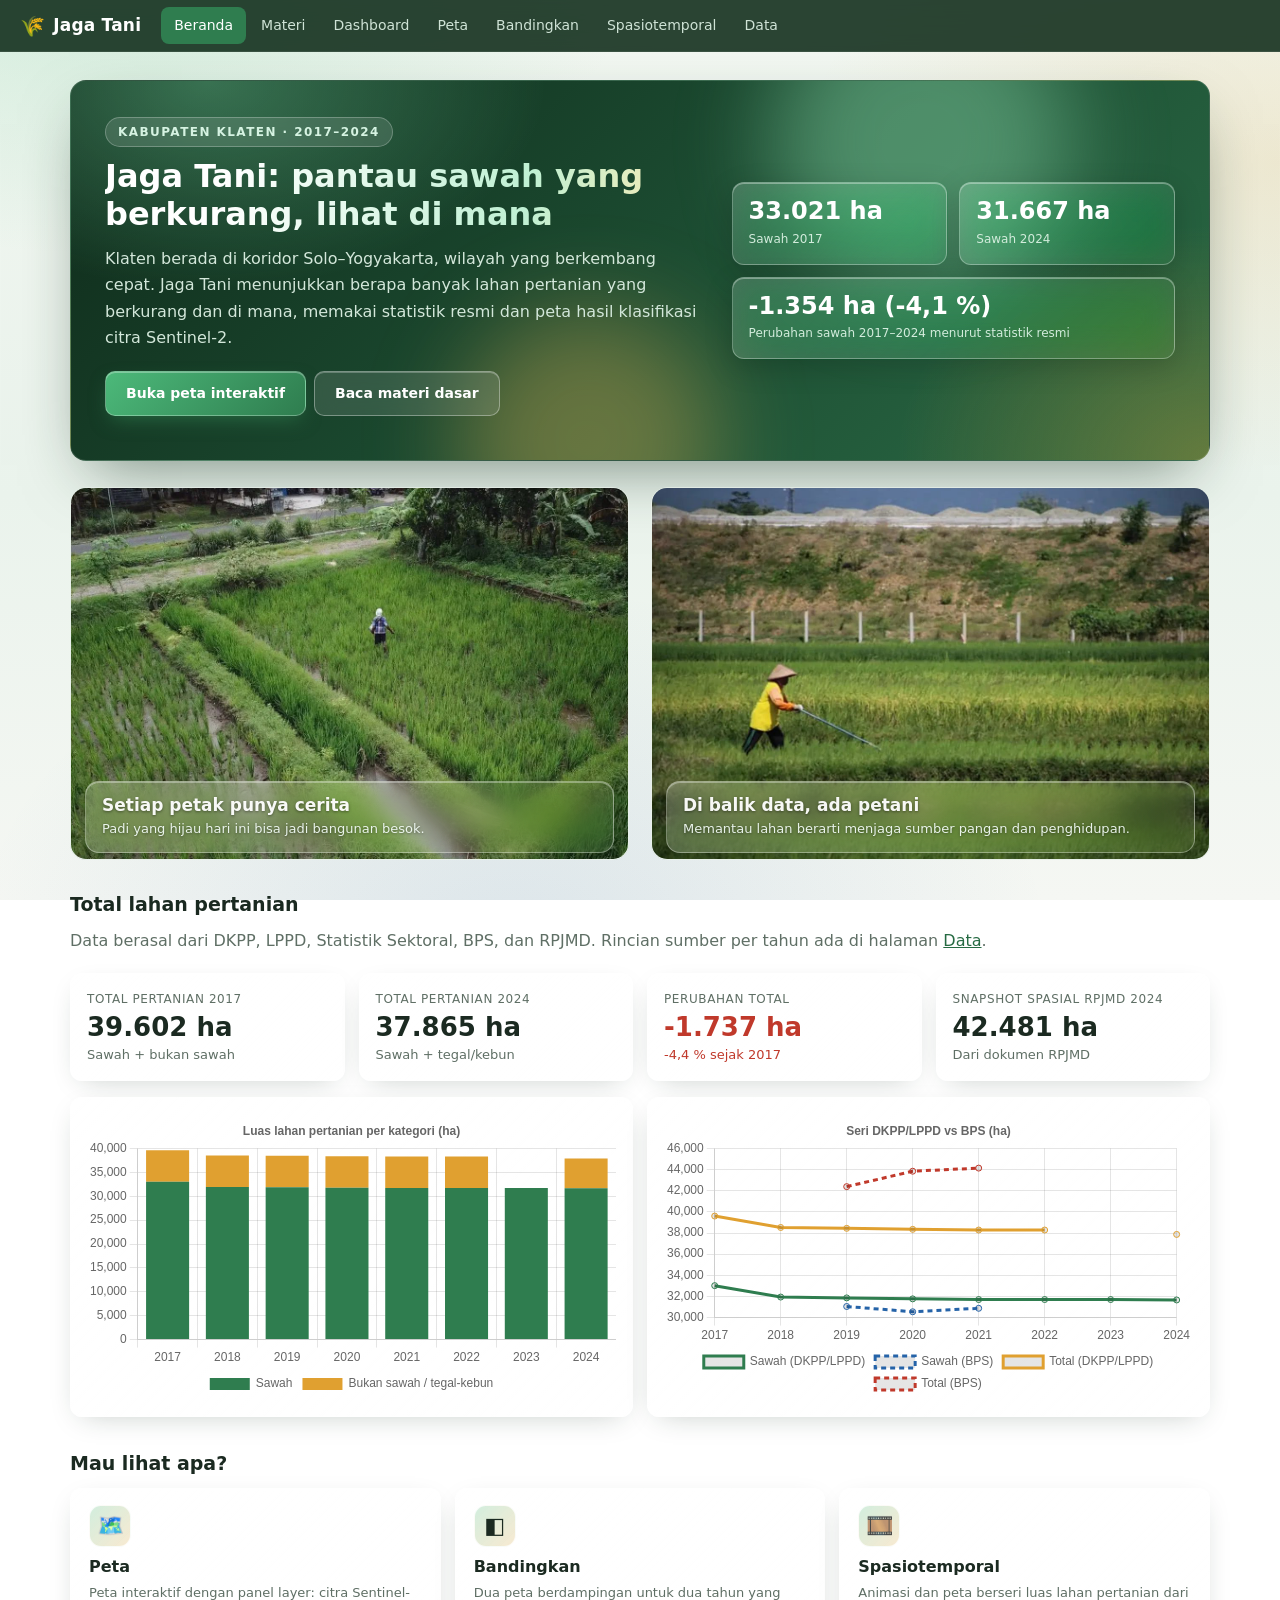
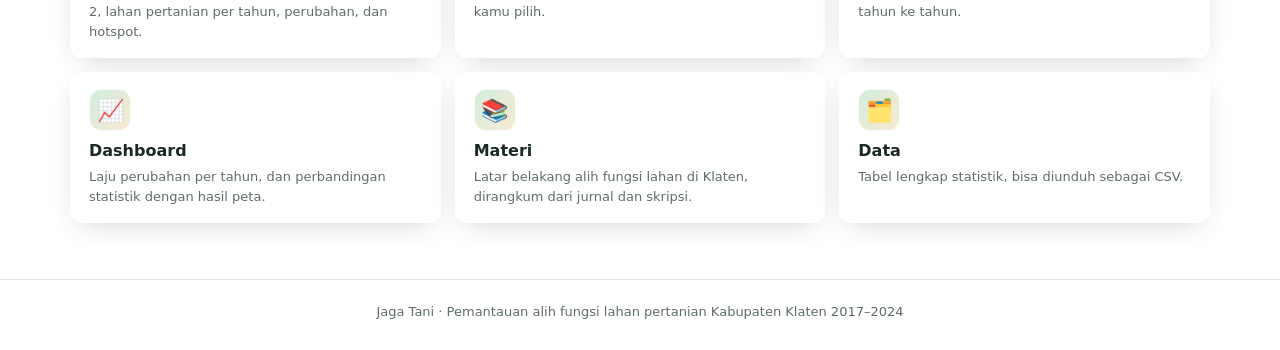
<file: index.html>
<!doctype html><html lang="id"><head><meta charset="utf-8"><meta name="viewport" content="width=device-width,initial-scale=1">
<title>Jaga Tani — Pantau Alih Fungsi Lahan Pertanian Klaten</title><link rel="stylesheet" href="css/style.css"><script>document.documentElement.classList.add("js")</script>
<script src="lib/papaparse.min.js"></script><script src="lib/chart.umd.min.js"></script><script src="js/klaten-data.js"></script><script src="js/common.js"></script></head><body><main>

<section class="hero">
  <div>
    <span class="eyebrow">Kabupaten Klaten · 2017–2024</span>
    <h1>Jaga Tani: pantau sawah yang berkurang, lihat di mana</h1>
    <p>Klaten berada di koridor Solo–Yogyakarta, wilayah yang berkembang cepat. Jaga Tani menunjukkan berapa banyak lahan pertanian yang berkurang dan di mana, memakai statistik resmi dan peta hasil klasifikasi citra Sentinel-2.</p>
    <a class="btn" href="peta.html">Buka peta interaktif</a><a class="btn alt" href="materi.html">Baca materi dasar</a>
  </div>
  <div class="stats" id="heroStats"></div>
</section>

<section class="showcase" aria-label="Foto petani">
  <figure class="rv"><img src="img/petani-1.jpg" alt="Petani berjalan di tengah hamparan padi hijau, difoto dari udara" loading="eager"><figcaption><b>Setiap petak punya cerita</b><span>Padi yang hijau hari ini bisa jadi bangunan besok.</span></figcaption></figure>
  <figure class="rv" style="--d:.15s"><img src="img/petani-2.jpg" alt="Petani bercaping menyusuri sawah yang menguning" loading="eager"><figcaption><b>Di balik data, ada petani</b><span>Memantau lahan berarti menjaga sumber pangan dan penghidupan.</span></figcaption></figure>
</section>

<h2 class="rv" style="margin-top:0">Total lahan pertanian</h2>
<p class="sub">Data berasal dari DKPP, LPPD, Statistik Sektoral, BPS, dan RPJMD. Rincian sumber per tahun ada di halaman <a href="data.html">Data</a>.</p>
<div class="grid four" id="cards"></div>
<div class="two"><div class="card ch-card"><canvas id="c1"></canvas></div><div class="card ch-card"><canvas id="c2"></canvas></div></div>

<h2 class="rv">Mau lihat apa?</h2>
<div class="tiles" id="tiles">
<a class="tile" href="peta.html"><span class="ic">🗺️</span><b>Peta</b><span class="d">Peta interaktif dengan panel layer: citra Sentinel-2, lahan pertanian per tahun, perubahan, dan hotspot.</span></a>
<a class="tile" href="bandingkan.html"><span class="ic">◧</span><b>Bandingkan</b><span class="d">Dua peta berdampingan untuk dua tahun yang kamu pilih.</span></a>
<a class="tile" href="spasiotemporal.html"><span class="ic">🎞️</span><b>Spasiotemporal</b><span class="d">Animasi dan peta berseri luas lahan pertanian dari tahun ke tahun.</span></a>
<a class="tile" href="dashboard.html"><span class="ic">📈</span><b>Dashboard</b><span class="d">Laju perubahan per tahun, dan perbandingan statistik dengan hasil peta.</span></a>
<a class="tile" href="materi.html"><span class="ic">📚</span><b>Materi</b><span class="d">Latar belakang alih fungsi lahan di Klaten, dirangkum dari jurnal dan skripsi.</span></a>
<a class="tile" href="data.html"><span class="ic">🗂️</span><b>Data</b><span class="d">Tabel lengkap statistik, bisa diunduh sebagai CSV.</span></a>
</div>

<script>
(async()=>{try{
 const R=(await loadCSV(CFG.csv)).sort((a,b)=>a.tahun-b.tahun),a=R[0],z=R.at(-1),ys=R.map(r=>r.tahun),d=z.sawah_ha-a.sawah_ha;
 heroStats.innerHTML=`<div class="stat"><b>${fmt(a.sawah_ha,0)} ha</b><span>Sawah ${a.tahun}</span></div><div class="stat"><b>${fmt(z.sawah_ha,0)} ha</b><span>Sawah ${z.tahun}</span></div>`+
  `<div class="stat wide"><b>${fmt(d,0)} ha (${fmt(d/a.sawah_ha*100,1)} %)</b><span>Perubahan sawah ${a.tahun}–${z.tahun} menurut statistik resmi</span></div>`;
 const c=(k,v,sub='',cl='')=>`<div class="card"><div class="k">${k}</div><div class="v ${cl}">${v}</div>${sub?`<div class="s ${cl}">${sub}</div>`:''}</div>`,dt=z.total_ha-a.total_ha;
 cards.innerHTML=c('Total pertanian '+a.tahun,fmt(a.total_ha,0)+' ha','Sawah + bukan sawah')+c('Total pertanian '+z.tahun,fmt(z.total_ha,0)+' ha','Sawah + tegal/kebun')+
  c('Perubahan total',fmt(dt,0)+' ha',fmt(dt/a.total_ha*100,1)+' % sejak '+a.tahun,dt<0?'neg':'pos')+
  (z.rpjmd_total_pertanian_ha?c('Snapshot spasial RPJMD '+z.tahun,fmt(z.rpjmd_total_pertanian_ha,0)+' ha','Dari dokumen RPJMD'):c('Bukan sawah '+z.tahun,fmt(z.bukan_sawah_ha,0)+' ha'));
 const base={responsive:true,maintainAspectRatio:false};
 new Chart(c1,{type:'bar',data:{labels:ys,datasets:[{label:'Sawah',data:R.map(r=>r.sawah_ha),backgroundColor:'#2f7d4f'},{label:'Bukan sawah / tegal-kebun',data:R.map(r=>r.bukan_sawah_ha),backgroundColor:'#e0a030'}]},
  options:{...base,scales:{x:{stacked:true},y:{stacked:true}},plugins:{title:{display:true,text:'Luas lahan pertanian per kategori (ha)'},legend:{position:'bottom'}}}});
 new Chart(c2,{type:'line',data:{labels:ys,datasets:[{label:'Sawah (DKPP/LPPD)',data:R.map(r=>r.sawah_ha),borderColor:'#2f7d4f'},{label:'Sawah (BPS)',data:R.map(r=>r.bps_sawah_ha),borderColor:'#2563a8',borderDash:[5,4]},
  {label:'Total (DKPP/LPPD)',data:R.map(r=>r.total_ha),borderColor:'#e0a030'},{label:'Total (BPS)',data:R.map(r=>r.bps_total_ha),borderColor:'#c0392b',borderDash:[5,4]}]},options:{...base,plugins:{title:{display:true,text:'Seri DKPP/LPPD vs BPS (ha)'},legend:{position:'bottom'}}}});
}catch(e){showErr('Gagal memuat CSV. '+e.message)}})();
</script>
<script>
/* animasi: muncul saat di-scroll + hitung naik angka kartu */
(()=>{
 const els=[...document.querySelectorAll('.rv')];
 document.querySelectorAll('#cards,.two,#tiles').forEach(e=>{e.classList.add('rv')});
 document.querySelectorAll('#tiles .tile').forEach((t,i)=>{t.classList.add('rv');t.style.setProperty('--d',(i*.07)+'s');t.addEventListener('transitionend',()=>{t.classList.remove('rv','in');t.style.removeProperty('--d')},{once:true})});
 const all=[...document.querySelectorAll('.rv')];
 if(!('IntersectionObserver' in window)){all.forEach(e=>e.classList.add('in'));return}
 const io=new IntersectionObserver(es=>es.forEach(en=>{if(en.isIntersecting){en.target.classList.add('in');io.unobserve(en.target)}}),{threshold:.12});
 all.forEach(e=>io.observe(e));
 /* count-up untuk angka di hero */
 const parse=t=>{const m=t.match(/^([−\-+]?)([\d.,]+)(.*)$/);return m};
 const run=()=>document.querySelectorAll('.hero .stat b').forEach(b=>{
  const m=parse(b.textContent.trim());if(!m)return;const raw=m[2],dec=raw.includes(',')?raw.split(',')[1].length:0,
  target=parseFloat(raw.replace(/\./g,'').replace(',','.'));if(isNaN(target))return;
  if(matchMedia('(prefers-reduced-motion:reduce)').matches)return;
  const t0=performance.now(),D=1200,fmtN=v=>v.toLocaleString('id-ID',{minimumFractionDigits:dec,maximumFractionDigits:dec});
  const tail=m[3];const step=n=>{const k=Math.min(1,(n-t0)/D),e=1-Math.pow(1-k,3);b.textContent=m[1]+fmtN(target*e)+tail;if(k<1)requestAnimationFrame(step)};requestAnimationFrame(step)});
 const obs=new MutationObserver(()=>{if(document.querySelector('.hero .stat b')){obs.disconnect();run()}});
 obs.observe(document.getElementById('heroStats'),{childList:true});
})();
</script>
</main></body></html>
</file>
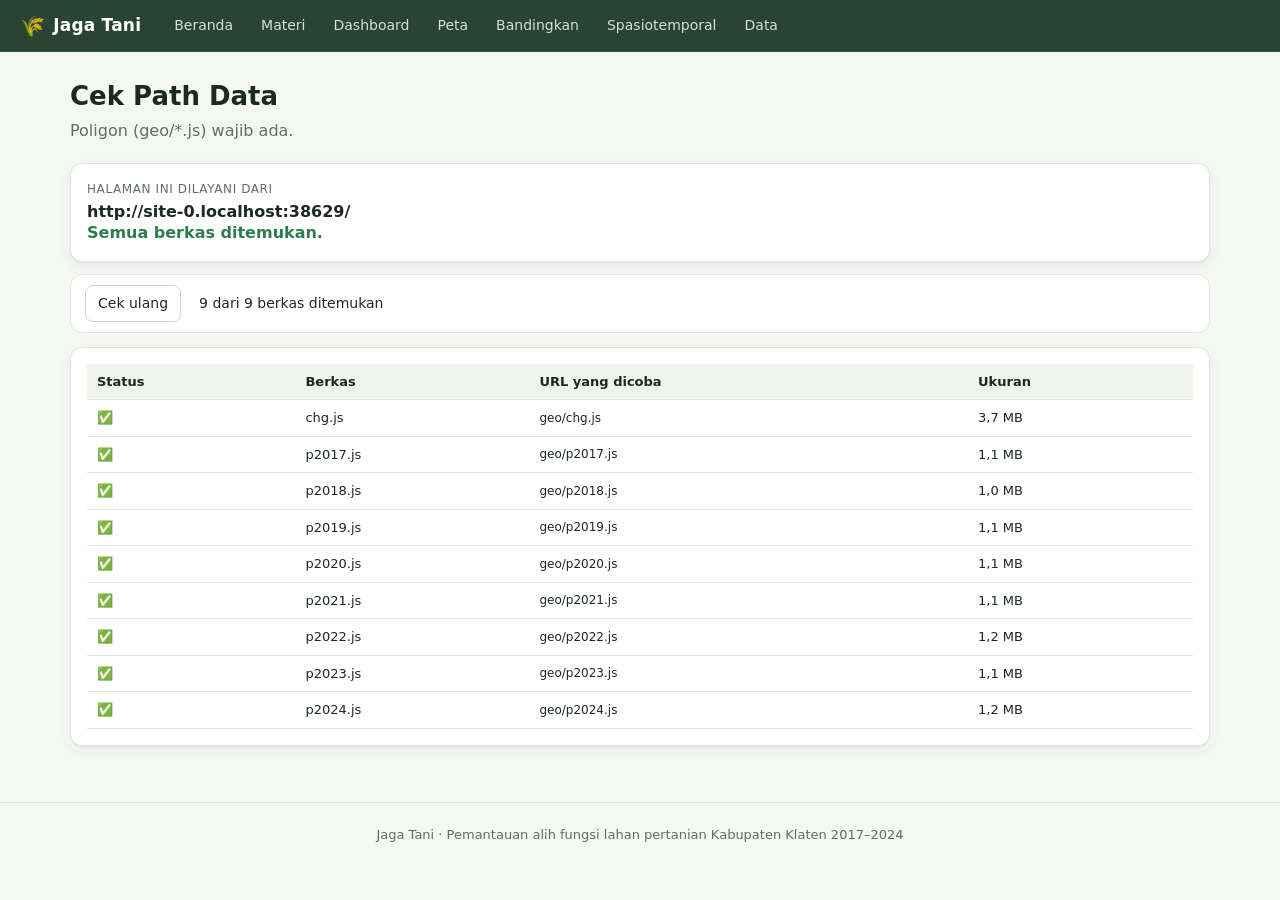
<file: cek.html>
<!doctype html><html lang="id"><head><meta charset="utf-8"><meta name="viewport" content="width=device-width,initial-scale=1">
<title>Cek Path - Jaga Tani</title><link rel="stylesheet" href="css/style.css"><script src="lib/papaparse.min.js"></script><script src="js/klaten-data.js"></script><script src="js/common.js"></script></head><body><main>
<h1>Cek Path Data</h1><p class="sub">Poligon (geo/*.js) wajib ada.</p>
<div class="card"><div class="k">Halaman ini dilayani dari</div><div class="v" style="font-size:16px;word-break:break-all" id="loc"></div><div class="sub" id="hint"></div></div>
<div class="bar noprint" style="margin-top:12px"><button id="run">Cek ulang</button><span id="sum"></span></div>
<div class="card scroll"><table><thead><tr><th>Status</th><th>Berkas</th><th>URL yang dicoba</th><th>Ukuran</th></tr></thead><tbody id="tb"></tbody></table></div>
<script>
loc.textContent=location.href.replace(/[^\/]*$/,'');
const list=['geo/chg.js',...CFG.years.map(y=>'geo/p'+y+'.js')];
async function probe(p){for(const q of [p,p.replace(/^data\//,'')]){try{let r=await fetch(q,{method:'HEAD'});if(!r.ok)r=await fetch(q,{headers:{Range:'bytes=0-0'}});
  if(r.ok||r.status===206){const n=r.headers.get('content-length')||'';return{ok:1,q,n}}}catch(e){}}return{ok:0,q:new URL(p,location.href).href}}
async function cekUlang(){tb.innerHTML='';let ok=0,csvOk=0;const rows=await Promise.all(list.map(async p=>({p,...await probe(p)})));
 rows.forEach(r=>{if(r.ok)ok++;tb.insertAdjacentHTML('beforeend',`<tr><td>${r.ok?'✅':'❌'}</td><td>${r.p.split('/').pop()}</td><td style="font-size:12px">${r.q}</td><td>${r.n?fmt(r.n/1048576,1)+' MB':''}</td></tr>`)});
 sum.textContent=`${ok} dari ${list.length} berkas ditemukan`;
 const missGeo=rows.filter(r=>!r.ok&&r.p.startsWith('geo/')).length,missAll=missGeo>0;
 hint.innerHTML=missAll?'<b style="color:#c0392b">Folder geo/ tidak lengkap.</b> Folder <code>geo/</code> harus ada di samping index.html (lihat alamat di atas). Pakai seluruh isi folder klaten_web.':
  ok===list.length?'<b style="color:#2f7d4f">Semua berkas ditemukan.</b>':''}
cekUlang();document.getElementById("run").onclick=cekUlang;
</script></main></body></html>
</file>
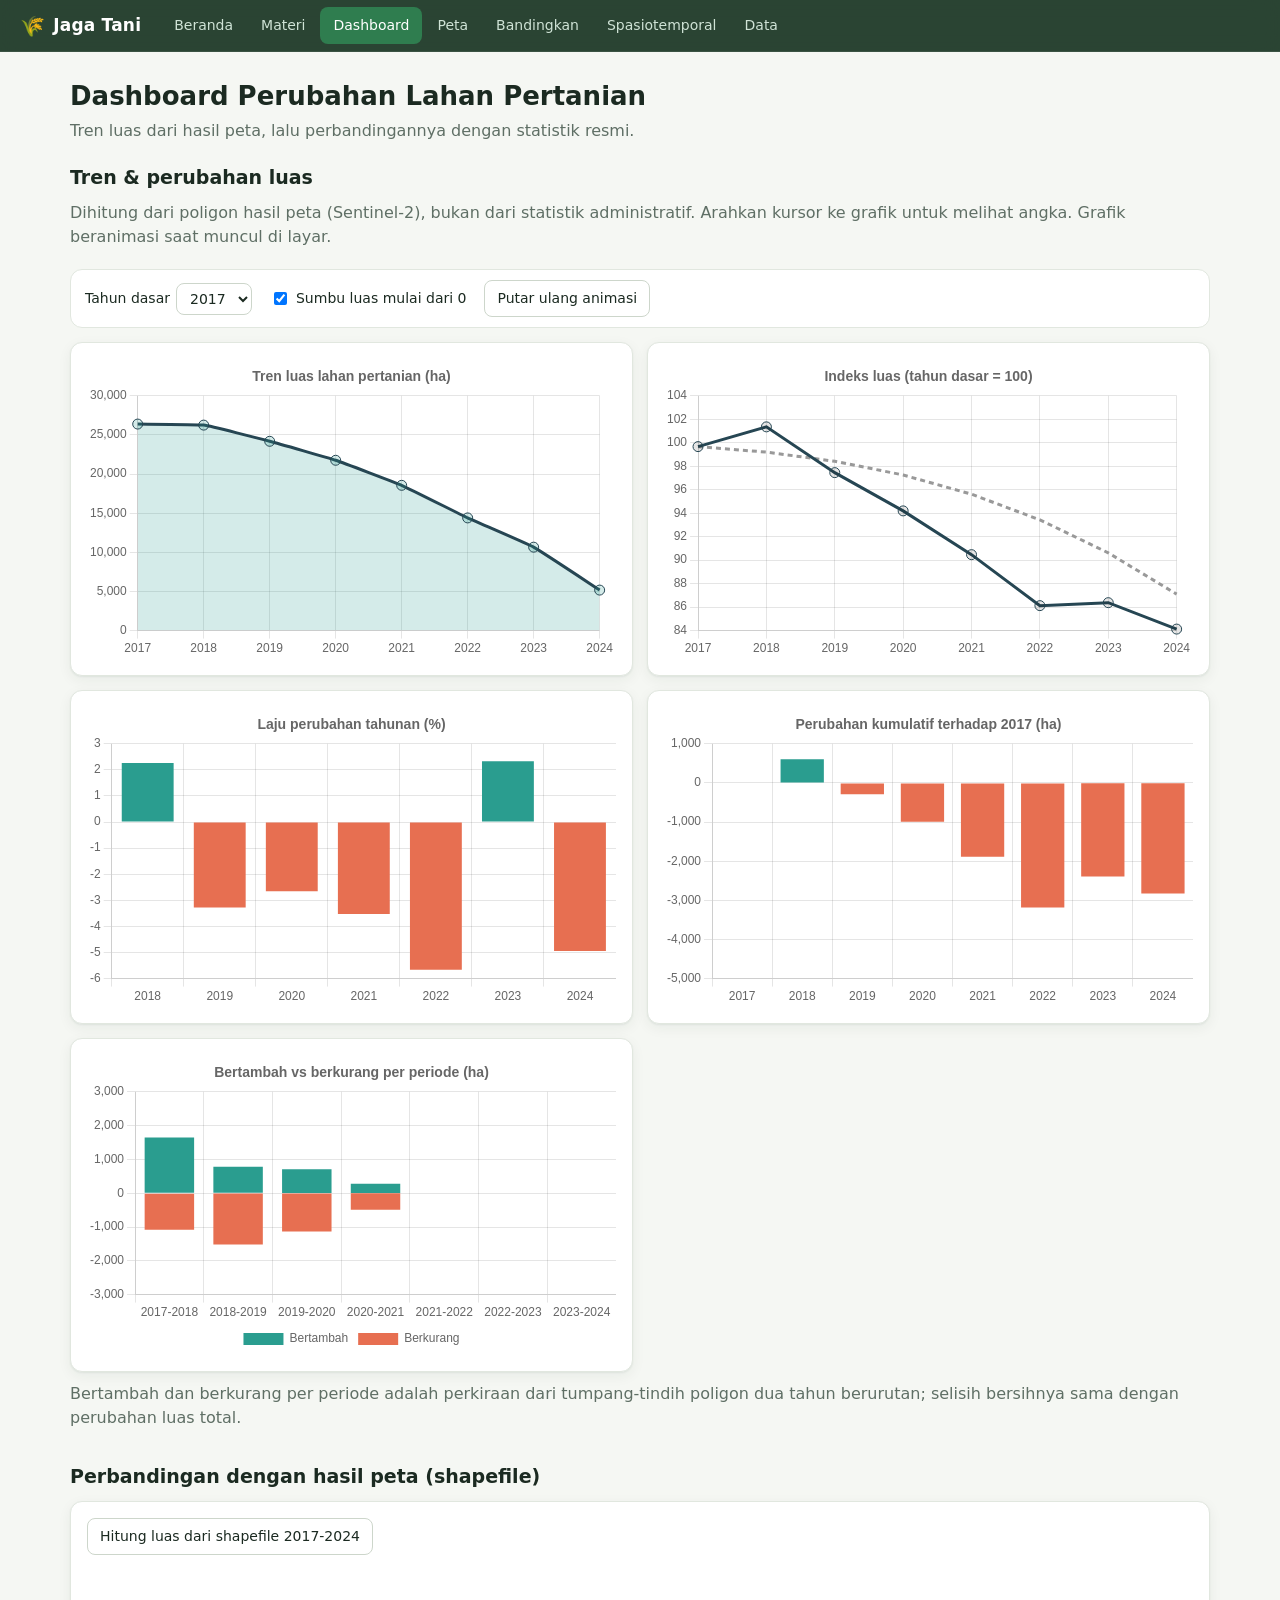
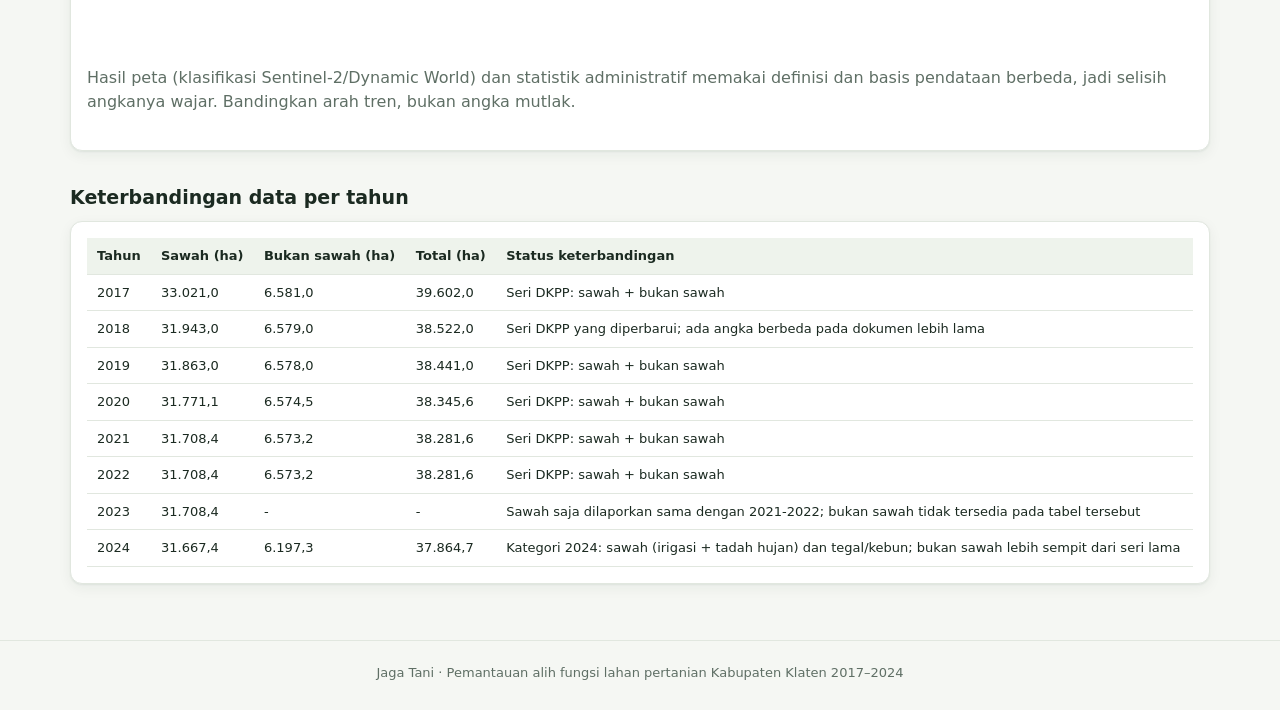
<file: dashboard.html>
<!doctype html><html lang="id"><head><meta charset="utf-8"><meta name="viewport" content="width=device-width,initial-scale=1">
<title>Dashboard - Jaga Tani</title><link rel="stylesheet" href="css/style.css">
<script src="lib/papaparse.min.js"></script><script src="lib/chart.umd.min.js"></script><script src="js/klaten-data.js"></script><script src="js/common.js"></script><script src="js/geo.js"></script></head><body><main>
<h1>Dashboard Perubahan Lahan Pertanian</h1><p class="sub">Tren luas dari hasil peta, lalu perbandingannya dengan statistik resmi.</p>
<h2 style="margin-top:0">Tren &amp; perubahan luas</h2>
<p class="sub">Dihitung dari poligon hasil peta (Sentinel-2), bukan dari statistik administratif. Arahkan kursor ke grafik untuk melihat angka. Grafik beranimasi saat muncul di layar.</p>
<div class="bar noprint"><label>Tahun dasar <select id="base"></select></label><label><input type="checkbox" id="zero" checked> Sumbu luas mulai dari 0</label><button id="replay">Putar ulang animasi</button></div>
<div class="tr">
<div class="card"><div class="ch"><canvas id="t1"></canvas></div></div>
<div class="card"><div class="ch"><canvas id="t2"></canvas></div></div>
<div class="card"><div class="ch"><canvas id="t3"></canvas></div></div>
<div class="card"><div class="ch"><canvas id="t4"></canvas></div></div>
<div class="card"><div class="ch"><canvas id="t5"></canvas></div></div>
</div>
<p class="sub">Bertambah dan berkurang per periode adalah perkiraan dari tumpang-tindih poligon dua tahun berurutan; selisih bersihnya sama dengan perubahan luas total.</p>
<h2>Perbandingan dengan hasil peta (shapefile)</h2>
<div class="card"><div class="bar" style="border:0;padding:0"><button id="gbtn">Hitung luas dari shapefile 2017-2024</button><span id="gst" class="sub"></span></div><canvas id="c4" height="90"></canvas><div class="scroll" id="gtab"></div>
<p class="sub">Hasil peta (klasifikasi Sentinel-2/Dynamic World) dan statistik administratif memakai definisi dan basis pendataan berbeda, jadi selisih angkanya wajar. Bandingkan arah tren, bukan angka mutlak.</p></div>
<h2>Keterbandingan data per tahun</h2><div class="card scroll" id="stat"></div>
<script>
(async()=>{try{
const R=(await loadCSV(CFG.csv)).sort((a,b)=>a.tahun-b.tahun),ys=R.map(r=>r.tahun),S=R.map(r=>r.sawah_ha),n=S.length-1;
stat.innerHTML='<table><tr><th>Tahun</th><th>Sawah (ha)</th><th>Bukan sawah (ha)</th><th>Total (ha)</th><th>Status keterbandingan</th></tr>'+R.map(r=>`<tr><td>${r.tahun}</td><td>${fmt(r.sawah_ha,1)}</td><td>${fmt(r.bukan_sawah_ha,1)}</td><td>${fmt(r.total_ha,1)}</td><td style="white-space:normal">${r.status_keterbandingan||''}</td></tr>`).join('')+'</table>';
let ch4;gbtn.onclick=async()=>{gbtn.disabled=true;const out=[];
 for(const y of CFG.years){gst.textContent='Menghitung '+y+'…';try{const gj=await loadShp(CFG.shpPertanian(y));out.push({y,n:gj.features.length,ha:gj.features.reduce((s,f)=>s+polyHa(f.geometry),0)})}catch(e){showErr(e.message);gst.textContent='';gbtn.disabled=false;return}}
 gst.textContent='Selesai.';if(ch4)ch4.destroy();
 ch4=new Chart(c4,{type:'line',data:{labels:ys,datasets:[{label:'Hasil peta (shapefile)',data:out.map(o=>o.ha),borderColor:'#7a4b9e'},{label:'Statistik sawah',data:S,borderColor:'#2f7d4f'},{label:'Statistik total kategori',data:R.map(r=>r.total_ha),borderColor:'#e0a030'}]},options:{plugins:{title:{display:true,text:'Luas (ha), hasil peta vs statistik'}}}});
 gtab.innerHTML='<table><tr><th>Tahun</th><th>Poligon</th><th>Luas dari shapefile (ha)</th><th>Rata-rata ha/poligon</th></tr>'+out.map(o=>`<tr><td>${o.y}</td><td>${fmt(o.n)}</td><td>${fmt(o.ha,0)}</td><td>${fmt(o.ha/o.n,1)}</td></tr>`).join('')+'</table>'};
addEventListener('klaten:files',()=>{gbtn.disabled=false});
}catch(e){showErr('Gagal memuat CSV. '+e.message)}})();
</script>

<script>
(function(){
const D={tahun:[2017,2018,2019,2020,2021,2022,2023,2024],luas:[26857.2,27464.3,26566.9,25862.4,24949.9,23525.8,24098.3,22738.6],gain:[1763,945,1160,1229,1181,2358,1108],loss:[1155,1842,1864,2141,2606,1786,2468]};
const Y=D.tahun,L=D.luas,C={g:'#2a9d8f',r:'#e76f51',k:'#264653'},sg=v=>v>=0?C.g:C.r,S=v=>(v>0?'+':'')+fmt(v,1);
if(matchMedia('(prefers-reduced-motion: reduce)').matches)Chart.defaults.animation=false;
Y.slice(0,-1).forEach(y=>base.add(new Option(y,y)));
const bi=()=>Y.indexOf(+base.value),idx=()=>L.map(v=>+(v/L[bi()]*100).toFixed(2)),cum=()=>L.map(v=>+(v-L[bi()]).toFixed(1));
const stag=ms=>({duration:900,easing:'easeOutQuart',delay:c=>c.type==='data'&&c.mode==='default'?c.dataIndex*ms:0});
const O=t=>({responsive:true,maintainAspectRatio:false,plugins:{title:{display:true,text:t,font:{size:14}},legend:{display:false}}});
const pct=Y.slice(1).map((y,i)=>+((L[i+1]-L[i])/L[i]*100).toFixed(2));
const CF={
t1:()=>({type:'line',data:{labels:Y,datasets:[{data:L,borderColor:C.k,backgroundColor:'rgba(42,157,143,.2)',fill:true,pointRadius:5,pointHoverRadius:8,tension:.1}]},
 options:{...O('Tren luas lahan pertanian (ha)'),animation:{duration:1600,easing:'easeOutCubic',delay:c=>c.type==='data'&&c.mode==='default'?c.dataIndex*150:0},scales:{y:{min:zero.checked?0:undefined}},
 plugins:{...O('').plugins,title:{display:true,text:'Tren luas lahan pertanian (ha)',font:{size:14}},tooltip:{callbacks:{label:c=>fmt(c.parsed.y,1)+' ha',afterLabel:c=>c.dataIndex?'Dibanding tahun sebelumnya '+S(L[c.dataIndex]-L[c.dataIndex-1])+' ha':''}}}}}),
t2:()=>({type:'line',data:{labels:Y,datasets:[{label:'Indeks',data:idx(),borderColor:C.k,pointRadius:5,pointHoverRadius:8},{label:'Garis 100',data:Y.map(()=>100),borderColor:'#999',borderDash:[5,4],pointRadius:0,pointHoverRadius:0}]},
 options:{...O('Indeks luas (tahun dasar = 100)'),animation:{duration:1600,easing:'easeOutCubic',delay:c=>c.type==='data'&&c.mode==='default'?c.dataIndex*150:0},plugins:{...O('').plugins,title:{display:true,text:'Indeks luas (tahun dasar = 100)',font:{size:14}},tooltip:{filter:i=>i.datasetIndex===0,callbacks:{label:c=>'Indeks '+fmt(c.parsed.y,2)}}}}}),
t3:()=>({type:'bar',data:{labels:Y.slice(1),datasets:[{data:pct,backgroundColor:pct.map(sg)}]},
 options:{...O('Laju perubahan tahunan (%)'),animation:stag(130),plugins:{...O('').plugins,title:{display:true,text:'Laju perubahan tahunan (%)',font:{size:14}},tooltip:{callbacks:{label:c=>fmt(c.parsed.y,2)+' %',afterLabel:c=>S(L[c.dataIndex+1]-L[c.dataIndex])+' ha'}}}}}),
t4:()=>({type:'bar',data:{labels:Y,datasets:[{data:cum(),backgroundColor:cum().map(sg)}]},
 options:{...O('Perubahan kumulatif terhadap '+base.value+' (ha)'),animation:stag(130),plugins:{...O('').plugins,title:{display:true,text:'Perubahan kumulatif terhadap '+base.value+' (ha)',font:{size:14}},tooltip:{callbacks:{label:c=>S(c.parsed.y)+' ha'}}}}}),
t5:()=>({type:'bar',data:{labels:Y.slice(1).map((y,i)=>Y[i]+'-'+y),datasets:[{label:'Bertambah',data:D.gain,backgroundColor:C.g},{label:'Berkurang',data:D.loss.map(v=>-v),backgroundColor:C.r}]},
 options:{...O('Bertambah vs berkurang per periode (ha)'),animation:stag(130),scales:{x:{stacked:true},y:{stacked:true}},plugins:{title:{display:true,text:'Bertambah vs berkurang per periode (ha)',font:{size:14}},legend:{display:true,position:'bottom'},tooltip:{callbacks:{label:c=>c.dataset.label+' '+fmt(Math.abs(c.parsed.y),0)+' ha',footer:i=>'Selisih bersih '+S(D.gain[i[0].dataIndex]-D.loss[i[0].dataIndex])+' ha'}}}}})
};
const CH={},mount=id=>{if(!CH[id])CH[id]=new Chart(document.getElementById(id),CF[id]())};
const io='IntersectionObserver' in window?new IntersectionObserver(es=>es.forEach(e=>{if(e.isIntersecting){mount(e.target.id);io.unobserve(e.target)}}),{threshold:.3}):null;
Object.keys(CF).forEach(id=>io?io.observe(document.getElementById(id)):mount(id));
const rebuild=ids=>ids.forEach(id=>{if(CH[id]){CH[id].destroy();delete CH[id]}mount(id)});
base.onchange=()=>rebuild(['t2','t4']);
zero.onchange=()=>rebuild(['t1']);
replay.onclick=()=>rebuild(Object.keys(CF));
})();
</script>
<style>.tr{display:grid;gap:14px;grid-template-columns:repeat(auto-fit,minmax(min(380px,100%),1fr));margin-bottom:10px}.ch{height:300px;position:relative}</style>
</main></body></html>
</file>
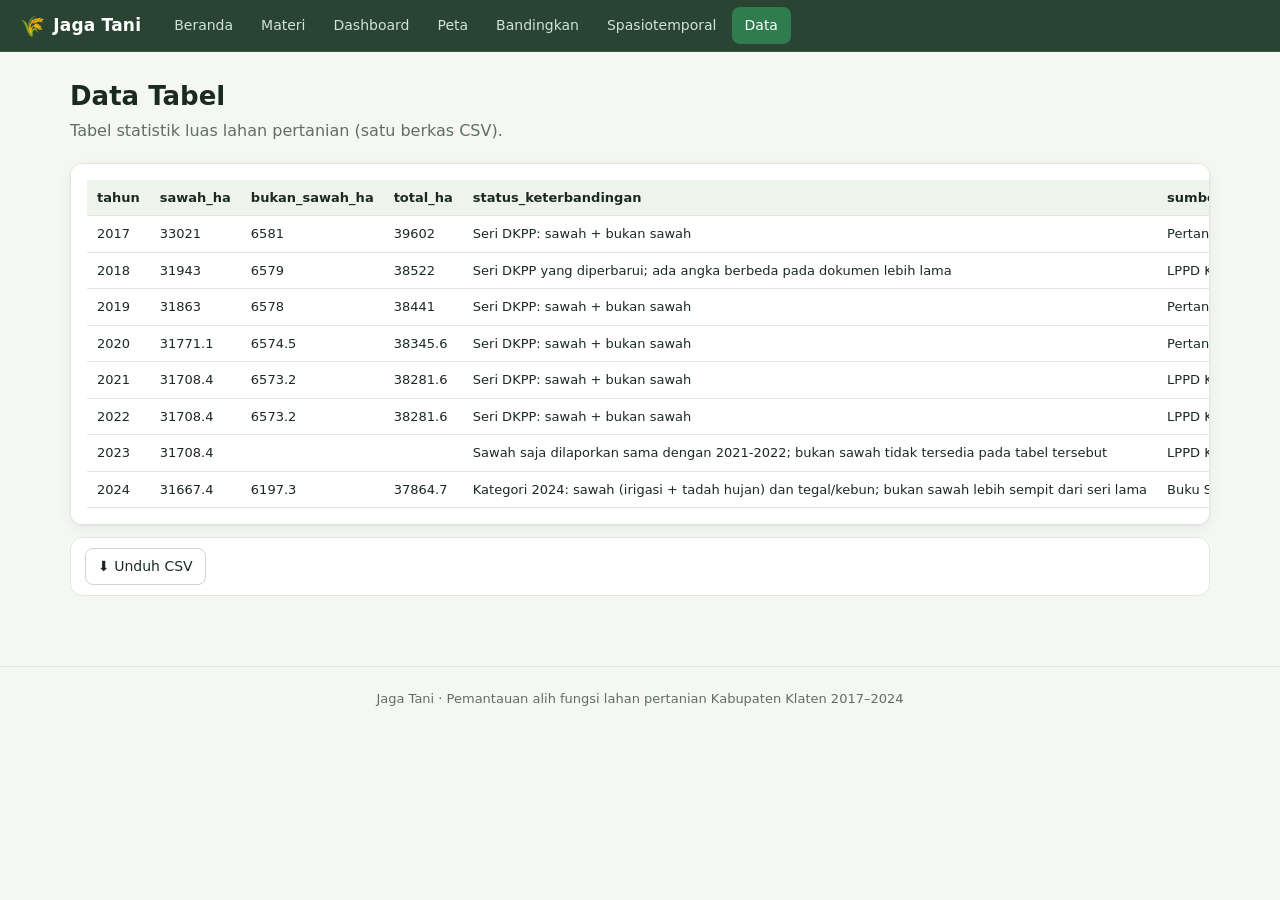
<file: data.html>
<!doctype html><html lang="id"><head><meta charset="utf-8"><meta name="viewport" content="width=device-width,initial-scale=1">
<title>Data - Jaga Tani</title><link rel="stylesheet" href="css/style.css"><script src="lib/papaparse.min.js"></script><script src="js/klaten-data.js"></script><script src="js/common.js"></script></head><body><main>
<h1>Data Tabel</h1><p class="sub">Tabel statistik luas lahan pertanian (satu berkas CSV).</p>
<div class="card scroll" id="t1"></div><div class="bar noprint" style="margin-top:12px"><button id="dl">⬇ Unduh CSV</button></div>
<script>
const link=(k,v)=>v==null?'':k==='url_sumber'?`<a href="${v}" target="_blank" rel="noopener">dokumen</a>`:v;
loadCSV(CFG.csv).then(R=>{const cols=Object.keys(R[0]);t1.innerHTML=`<table><tr>${cols.map(c=>`<th>${c}</th>`).join('')}</tr>${R.map(r=>`<tr>${cols.map(c=>`<td>${link(c,r[c])}</td>`).join('')}</tr>`).join('')}</table>`;
 dl.onclick=()=>{const a=document.createElement('a');a.href=URL.createObjectURL(new Blob(['﻿'+Papa.unparse(R)],{type:'text/csv'}));a.download='Tabel_Luas_Lahan_Pertanian_Klaten_2017_2024.csv';a.click()}}).catch(e=>showErr(e.message));
</script></main></body></html>
</file>
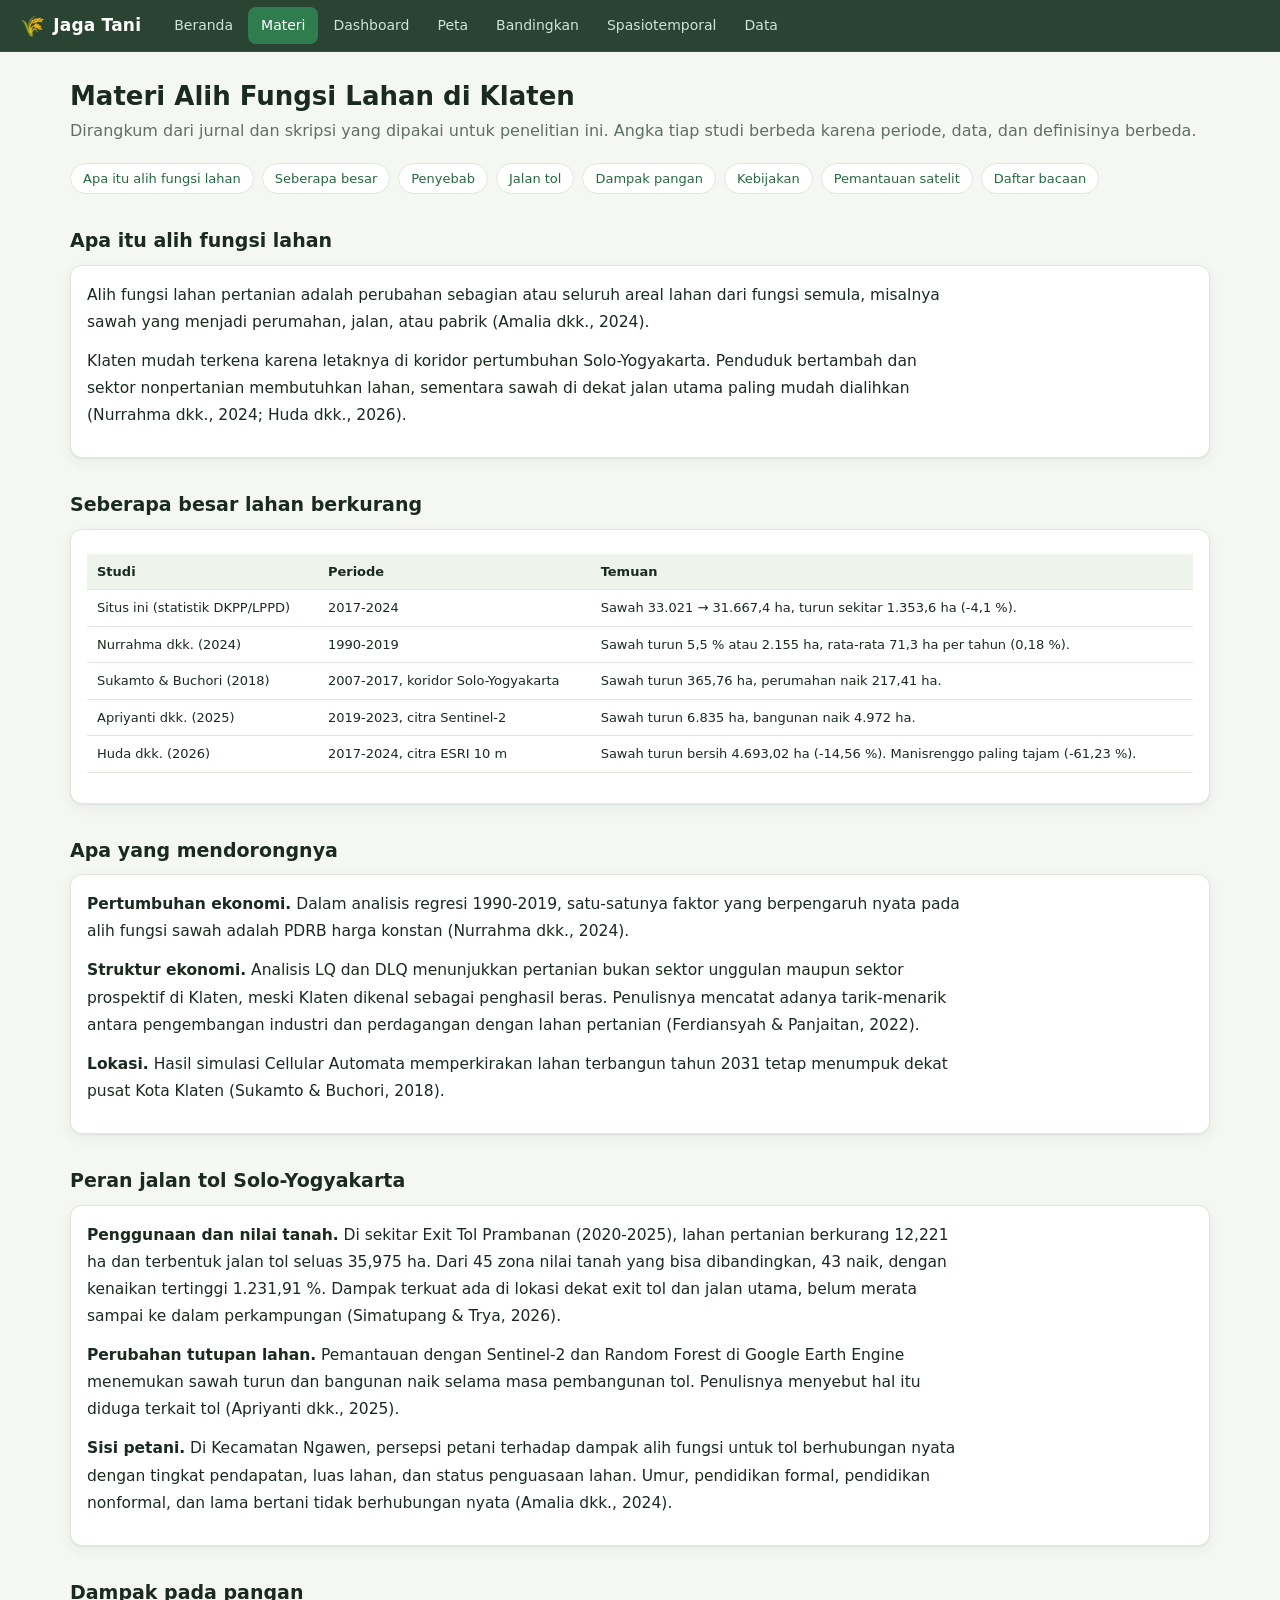
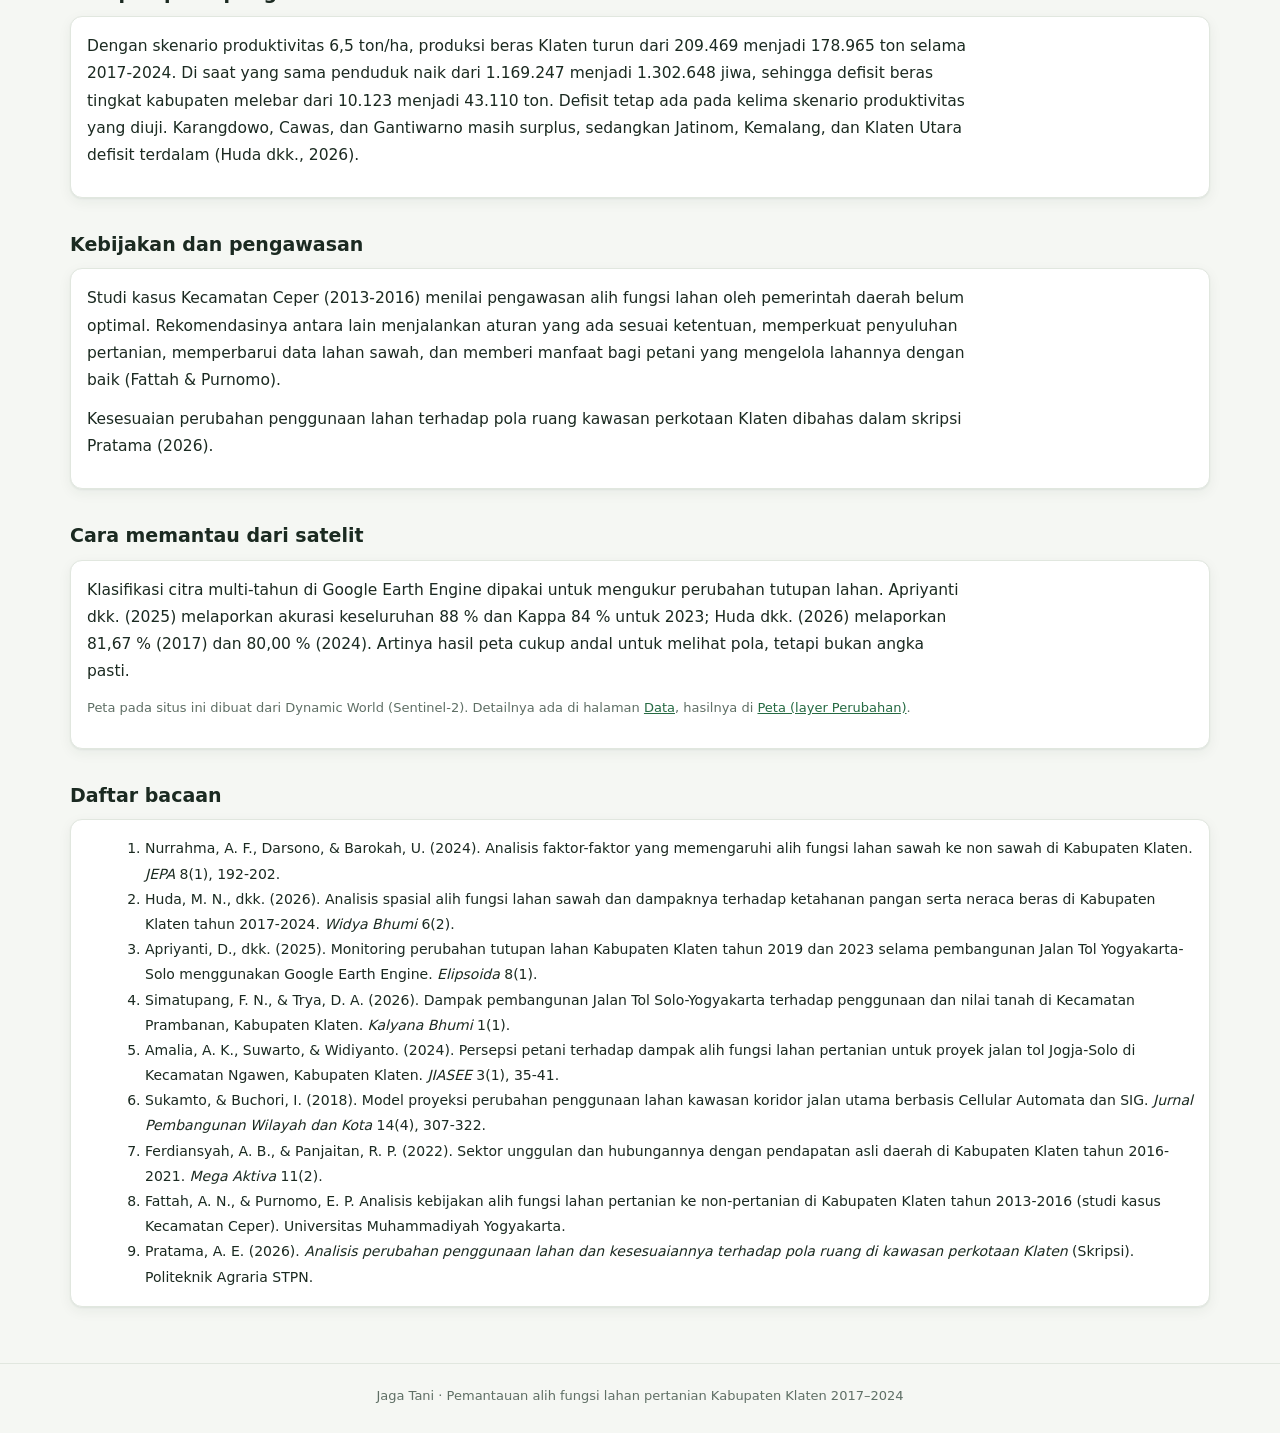
<file: materi.html>
<!doctype html><html lang="id"><head><meta charset="utf-8"><meta name="viewport" content="width=device-width,initial-scale=1">
<title>Materi - Jaga Tani</title><link rel="stylesheet" href="css/style.css">
<script src="js/klaten-data.js"></script><script src="js/common.js"></script></head><body><main>
<h1>Materi Alih Fungsi Lahan di Klaten</h1>
<p class="sub">Dirangkum dari jurnal dan skripsi yang dipakai untuk penelitian ini. Angka tiap studi berbeda karena periode, data, dan definisinya berbeda.</p>
<div class="toc"><a href="#apa">Apa itu alih fungsi lahan</a><a href="#angka">Seberapa besar</a><a href="#penyebab">Penyebab</a><a href="#tol">Jalan tol</a><a href="#pangan">Dampak pangan</a><a href="#kebijakan">Kebijakan</a><a href="#satelit">Pemantauan satelit</a><a href="#pustaka">Daftar bacaan</a></div>

<h2 id="apa">Apa itu alih fungsi lahan</h2>
<div class="prose card"><p>Alih fungsi lahan pertanian adalah perubahan sebagian atau seluruh areal lahan dari fungsi semula, misalnya sawah yang menjadi perumahan, jalan, atau pabrik (Amalia dkk., 2024).</p>
<p>Klaten mudah terkena karena letaknya di koridor pertumbuhan Solo-Yogyakarta. Penduduk bertambah dan sektor nonpertanian membutuhkan lahan, sementara sawah di dekat jalan utama paling mudah dialihkan (Nurrahma dkk., 2024; Huda dkk., 2026).</p></div>

<h2 id="angka">Seberapa besar lahan berkurang</h2>
<div class="card scroll"><table class="stud"><tr><th>Studi</th><th>Periode</th><th>Temuan</th></tr>
<tr><td>Situs ini (statistik DKPP/LPPD)</td><td>2017-2024</td><td>Sawah 33.021 → 31.667,4 ha, turun sekitar 1.353,6 ha (-4,1 %).</td></tr>
<tr><td>Nurrahma dkk. (2024)</td><td>1990-2019</td><td>Sawah turun 5,5 % atau 2.155 ha, rata-rata 71,3 ha per tahun (0,18 %).</td></tr>
<tr><td>Sukamto &amp; Buchori (2018)</td><td>2007-2017, koridor Solo-Yogyakarta</td><td>Sawah turun 365,76 ha, perumahan naik 217,41 ha.</td></tr>
<tr><td>Apriyanti dkk. (2025)</td><td>2019-2023, citra Sentinel-2</td><td>Sawah turun 6.835 ha, bangunan naik 4.972 ha.</td></tr>
<tr><td>Huda dkk. (2026)</td><td>2017-2024, citra ESRI 10 m</td><td>Sawah turun bersih 4.693,02 ha (-14,56 %). Manisrenggo paling tajam (-61,23 %).</td></tr></table></div>

<h2 id="penyebab">Apa yang mendorongnya</h2>
<div class="prose card"><p><b>Pertumbuhan ekonomi.</b> Dalam analisis regresi 1990-2019, satu-satunya faktor yang berpengaruh nyata pada alih fungsi sawah adalah PDRB harga konstan (Nurrahma dkk., 2024).</p>
<p><b>Struktur ekonomi.</b> Analisis LQ dan DLQ menunjukkan pertanian bukan sektor unggulan maupun sektor prospektif di Klaten, meski Klaten dikenal sebagai penghasil beras. Penulisnya mencatat adanya tarik-menarik antara pengembangan industri dan perdagangan dengan lahan pertanian (Ferdiansyah &amp; Panjaitan, 2022).</p>
<p><b>Lokasi.</b> Hasil simulasi Cellular Automata memperkirakan lahan terbangun tahun 2031 tetap menumpuk dekat pusat Kota Klaten (Sukamto &amp; Buchori, 2018).</p></div>

<h2 id="tol">Peran jalan tol Solo-Yogyakarta</h2>
<div class="prose card"><p><b>Penggunaan dan nilai tanah.</b> Di sekitar Exit Tol Prambanan (2020-2025), lahan pertanian berkurang 12,221 ha dan terbentuk jalan tol seluas 35,975 ha. Dari 45 zona nilai tanah yang bisa dibandingkan, 43 naik, dengan kenaikan tertinggi 1.231,91 %. Dampak terkuat ada di lokasi dekat exit tol dan jalan utama, belum merata sampai ke dalam perkampungan (Simatupang &amp; Trya, 2026).</p>
<p><b>Perubahan tutupan lahan.</b> Pemantauan dengan Sentinel-2 dan Random Forest di Google Earth Engine menemukan sawah turun dan bangunan naik selama masa pembangunan tol. Penulisnya menyebut hal itu diduga terkait tol (Apriyanti dkk., 2025).</p>
<p><b>Sisi petani.</b> Di Kecamatan Ngawen, persepsi petani terhadap dampak alih fungsi untuk tol berhubungan nyata dengan tingkat pendapatan, luas lahan, dan status penguasaan lahan. Umur, pendidikan formal, pendidikan nonformal, dan lama bertani tidak berhubungan nyata (Amalia dkk., 2024).</p></div>

<h2 id="pangan">Dampak pada pangan</h2>
<div class="prose card"><p>Dengan skenario produktivitas 6,5 ton/ha, produksi beras Klaten turun dari 209.469 menjadi 178.965 ton selama 2017-2024. Di saat yang sama penduduk naik dari 1.169.247 menjadi 1.302.648 jiwa, sehingga defisit beras tingkat kabupaten melebar dari 10.123 menjadi 43.110 ton. Defisit tetap ada pada kelima skenario produktivitas yang diuji. Karangdowo, Cawas, dan Gantiwarno masih surplus, sedangkan Jatinom, Kemalang, dan Klaten Utara defisit terdalam (Huda dkk., 2026).</p>
</div>

<h2 id="kebijakan">Kebijakan dan pengawasan</h2>
<div class="prose card"><p>Studi kasus Kecamatan Ceper (2013-2016) menilai pengawasan alih fungsi lahan oleh pemerintah daerah belum optimal. Rekomendasinya antara lain menjalankan aturan yang ada sesuai ketentuan, memperkuat penyuluhan pertanian, memperbarui data lahan sawah, dan memberi manfaat bagi petani yang mengelola lahannya dengan baik (Fattah &amp; Purnomo).</p>
<p>Kesesuaian perubahan penggunaan lahan terhadap pola ruang kawasan perkotaan Klaten dibahas dalam skripsi Pratama (2026).</p></div>

<h2 id="satelit">Cara memantau dari satelit</h2>
<div class="prose card"><p>Klasifikasi citra multi-tahun di Google Earth Engine dipakai untuk mengukur perubahan tutupan lahan. Apriyanti dkk. (2025) melaporkan akurasi keseluruhan 88 % dan Kappa 84 % untuk 2023; Huda dkk. (2026) melaporkan 81,67 % (2017) dan 80,00 % (2024). Artinya hasil peta cukup andal untuk melihat pola, tetapi bukan angka pasti.</p>
<p class="src">Peta pada situs ini dibuat dari Dynamic World (Sentinel-2). Detailnya ada di halaman <a href="data.html">Data</a>, hasilnya di <a href="peta.html#perubahan">Peta (layer Perubahan)</a>.</p></div>

<h2 id="pustaka">Daftar bacaan</h2>
<div class="card"><ol style="line-height:1.8;margin:0 0 0 18px;font-size:14px">
<li>Nurrahma, A. F., Darsono, &amp; Barokah, U. (2024). Analisis faktor-faktor yang memengaruhi alih fungsi lahan sawah ke non sawah di Kabupaten Klaten. <i>JEPA</i> 8(1), 192-202.</li>
<li>Huda, M. N., dkk. (2026). Analisis spasial alih fungsi lahan sawah dan dampaknya terhadap ketahanan pangan serta neraca beras di Kabupaten Klaten tahun 2017-2024. <i>Widya Bhumi</i> 6(2).</li>
<li>Apriyanti, D., dkk. (2025). Monitoring perubahan tutupan lahan Kabupaten Klaten tahun 2019 dan 2023 selama pembangunan Jalan Tol Yogyakarta-Solo menggunakan Google Earth Engine. <i>Elipsoida</i> 8(1).</li>
<li>Simatupang, F. N., &amp; Trya, D. A. (2026). Dampak pembangunan Jalan Tol Solo-Yogyakarta terhadap penggunaan dan nilai tanah di Kecamatan Prambanan, Kabupaten Klaten. <i>Kalyana Bhumi</i> 1(1).</li>
<li>Amalia, A. K., Suwarto, &amp; Widiyanto. (2024). Persepsi petani terhadap dampak alih fungsi lahan pertanian untuk proyek jalan tol Jogja-Solo di Kecamatan Ngawen, Kabupaten Klaten. <i>JIASEE</i> 3(1), 35-41.</li>
<li>Sukamto, &amp; Buchori, I. (2018). Model proyeksi perubahan penggunaan lahan kawasan koridor jalan utama berbasis Cellular Automata dan SIG. <i>Jurnal Pembangunan Wilayah dan Kota</i> 14(4), 307-322.</li>
<li>Ferdiansyah, A. B., &amp; Panjaitan, R. P. (2022). Sektor unggulan dan hubungannya dengan pendapatan asli daerah di Kabupaten Klaten tahun 2016-2021. <i>Mega Aktiva</i> 11(2).</li>
<li>Fattah, A. N., &amp; Purnomo, E. P. Analisis kebijakan alih fungsi lahan pertanian ke non-pertanian di Kabupaten Klaten tahun 2013-2016 (studi kasus Kecamatan Ceper). Universitas Muhammadiyah Yogyakarta.</li>
<li>Pratama, A. E. (2026). <i>Analisis perubahan penggunaan lahan dan kesesuaiannya terhadap pola ruang di kawasan perkotaan Klaten</i> (Skripsi). Politeknik Agraria STPN.</li></ol></div>
</main></body></html>
</file>
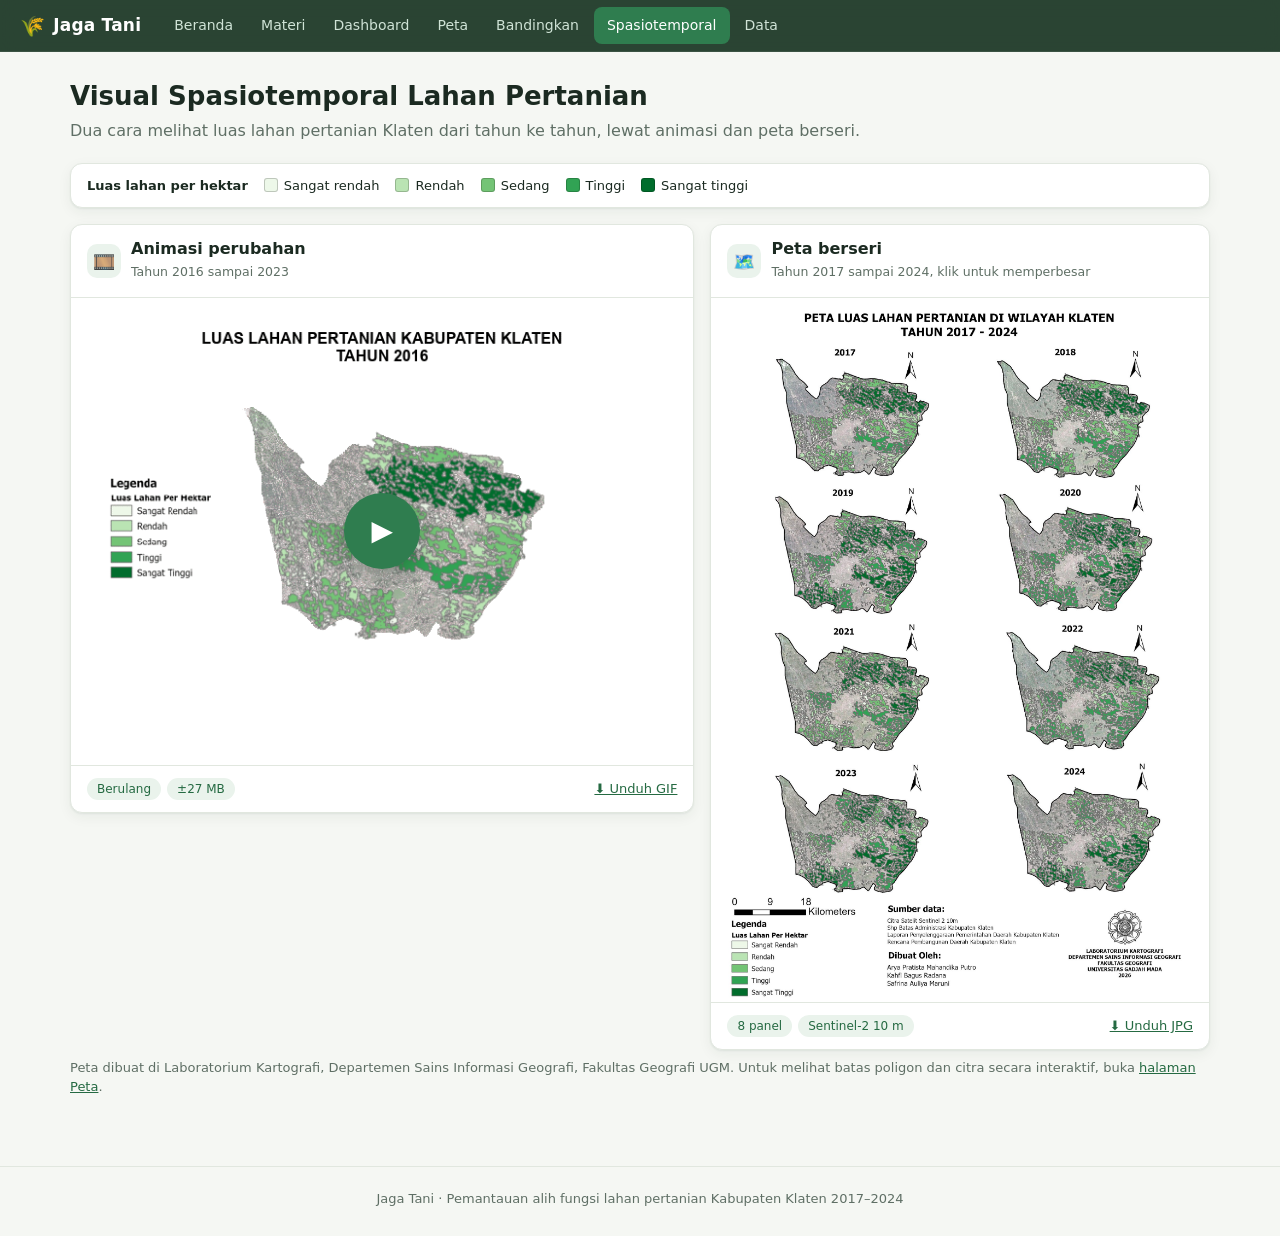
<file: spasiotemporal.html>
<!doctype html><html lang="id"><head><meta charset="utf-8"><meta name="viewport" content="width=device-width,initial-scale=1">
<title>Spasiotemporal - Jaga Tani</title><link rel="stylesheet" href="css/style.css">
<script src="js/klaten-data.js"></script><script src="js/common.js"></script></head><body><main>
<h1>Visual Spasiotemporal Lahan Pertanian</h1>
<p class="sub">Dua cara melihat luas lahan pertanian Klaten dari tahun ke tahun, lewat animasi dan peta berseri.</p>

<div class="legend card" style="padding:12px 16px;margin-bottom:16px"><b style="font-size:13px">Luas lahan per hektar</b>
<span><i style="background:#edf8e9"></i>Sangat rendah</span><span><i style="background:#bae4b3"></i>Rendah</span><span><i style="background:#74c476"></i>Sedang</span><span><i style="background:#31a354"></i>Tinggi</span><span><i style="background:#006d2c"></i>Sangat tinggi</span></div>

<div class="vz">
  <section class="card" id="anim">
    <div class="vh"><span class="ic">🎞️</span><div><b>Animasi perubahan</b><small>Tahun 2016 sampai 2023</small></div></div>
    <div class="stage" id="stage">
      <img id="gif" src="img/animasi-poster.png" alt="Animasi luas lahan pertanian Kabupaten Klaten 2016 sampai 2023" width="640" height="480">
      <button class="playbtn" id="play" aria-label="Putar animasi">▶</button>
      <div class="loadmsg" id="msg" hidden>Memuat animasi, tunggu sebentar…</div>
    </div>
    <div class="vf"><div class="tags"><span>Berulang</span><span>±27 MB</span></div><span class="sp"></span><a href="img/animasi-lahan.gif" download>⬇ Unduh GIF</a></div>
  </section>

  <section class="card" id="seri">
    <div class="vh"><span class="ic">🗺️</span><div><b>Peta berseri</b><small>Tahun 2017 sampai 2024, klik untuk memperbesar</small></div></div>
    <div class="stage"><img class="zoomable" id="seriImg" src="img/peta-spasiotemporal.jpg" alt="Peta luas lahan pertanian Klaten 2017 sampai 2024, delapan panel" loading="lazy"></div>
    <div class="vf"><div class="tags"><span>8 panel</span><span>Sentinel-2 10 m</span></div><span class="sp"></span><a href="img/peta-spasiotemporal.jpg" download>⬇ Unduh JPG</a></div>
  </section>
</div>

<p class="src">Peta dibuat di Laboratorium Kartografi, Departemen Sains Informasi Geografi, Fakultas Geografi UGM. Untuk melihat batas poligon dan citra secara interaktif, buka <a href="peta.html">halaman Peta</a>.</p>

<div class="lb" id="lb" role="dialog" aria-label="Peta diperbesar"><button class="x" aria-label="Tutup">✕</button><img id="lbImg" alt=""></div>
<script>
const $=id=>document.getElementById(id);
/* GIF besar, jadi baru dimuat saat tombol ditekan */
$('play').onclick=()=>{
  const b=$('play'),m=$('msg'),g=$('gif'),n=new Image();
  b.hidden=true;m.hidden=false;
  n.onload=()=>{g.src=n.src;m.hidden=true};
  n.onerror=()=>{m.textContent='Animasi gagal dimuat. Coba unduh berkasnya.';b.hidden=false};
  n.src='img/animasi-lahan.gif';
};
const lb=$('lb'),close=()=>lb.classList.remove('on');
$('seriImg').onclick=e=>{$('lbImg').src=e.target.src;$('lbImg').alt=e.target.alt;lb.classList.add('on')};
lb.onclick=close;addEventListener('keydown',e=>{if(e.key==='Escape')close()});
</script></main></body></html>
</file>
<file: css/style.css>
/* ===== Jaga Tani — design tokens ===== */
:root{
  --bg:#f5f7f3;--card:#fff;--ink:#1b2a21;--mut:#5f6f65;--line:#e1e7df;--line2:#cdd6cb;
  --g:#2f7d4f;--g2:#256a42;--gd:#14301f;--gl:#eaf3ec;--r:#c0392b;--b:#2563a8;--y:#e0a030;
  --rad:12px;--rad-s:8px;--sh:0 1px 2px rgba(20,48,31,.06),0 4px 14px rgba(20,48,31,.06);
  --nav-h:52px;
}
*{box-sizing:border-box}
html{-webkit-text-size-adjust:100%}
body{margin:0;font-family:system-ui,-apple-system,"Segoe UI",Roboto,sans-serif;background:var(--bg);color:var(--ink);line-height:1.5}
a{color:var(--g2)}
:focus-visible{outline:3px solid var(--y);outline-offset:2px}

/* ===== Navigasi ===== */
nav.top{display:flex;align-items:center;gap:2px;height:var(--nav-h);background:var(--gd);padding:0 20px;position:sticky;top:0;z-index:2000}
nav.top .brand{display:flex;align-items:center;gap:8px;color:#fff;font-weight:800;font-size:17px;letter-spacing:.2px;margin-right:18px;text-decoration:none}
nav.top .brand i{font-style:normal;font-size:20px}
nav.top a.l{color:#cfe3d6;text-decoration:none;padding:8px 13px;font-size:14px;border-radius:8px}
nav.top a.l:hover{background:#21503a}
nav.top a.l.active{background:var(--g);color:#fff}
nav.top .links{display:flex;gap:2px;align-items:center}
nav.top .burger{display:none;margin-left:auto;background:none;border:1px solid #3f7a5a;color:#fff;border-radius:8px;padding:6px 10px;font-size:16px;cursor:pointer}
@media(max-width:820px){
  nav.top{padding:0 14px}
  nav.top .burger{display:block}
  nav.top .links{display:none;position:absolute;left:0;right:0;top:var(--nav-h);background:var(--gd);flex-direction:column;padding:6px 14px 12px;border-top:1px solid #21503a}
  nav.top.open .links{display:flex}
  nav.top .links a.l{padding:11px 12px}
}

/* ===== Halaman biasa ===== */
main{max-width:1180px;margin:0 auto;padding:28px 20px 56px}
h1{margin:0 0 6px;font-size:26px;line-height:1.25}
h2{margin:32px 0 10px;font-size:19px}
p.sub{color:var(--mut);margin:0 0 20px}
.sub{color:var(--mut)}
footer.site{border-top:1px solid var(--line);color:var(--mut);font-size:13px;text-align:center;padding:22px 20px 28px}

.grid{display:grid;gap:14px;grid-template-columns:repeat(auto-fit,minmax(210px,1fr));margin-bottom:16px}
.two{display:grid;gap:14px;grid-template-columns:1fr 1fr;align-items:stretch}
@media(max-width:800px){.two{grid-template-columns:1fr}}
.three{display:grid;gap:14px;grid-template-columns:repeat(auto-fit,minmax(340px,1fr));margin-bottom:14px}
.card{background:var(--card);border:1px solid var(--line);border-radius:var(--rad);padding:16px;box-shadow:var(--sh)}
.card .k{font-size:12px;color:var(--mut);text-transform:uppercase;letter-spacing:.05em}
.card .v{font-size:26px;font-weight:700;margin-top:4px;line-height:1.2}
.card .v.neg{color:var(--r)}.card .v.pos{color:var(--g)}
.card canvas{max-width:100%}

table{border-collapse:collapse;width:100%;font-size:13px}
th,td{padding:8px 10px;border-bottom:1px solid var(--line);text-align:left;white-space:nowrap}
th{background:#eef3ec;position:sticky;top:0;font-weight:600}
.scroll{overflow:auto;max-height:420px}

/* bar: baris kontrol sederhana untuk halaman non-peta */
.bar{display:flex;flex-wrap:wrap;gap:10px 18px;align-items:center;background:var(--card);border:1px solid var(--line);border-radius:var(--rad);padding:10px 14px;margin-bottom:14px;font-size:14px}
.bar label{display:flex;gap:6px;align-items:center}
select,input[type=number],input[type=text]{padding:6px 9px;border:1px solid var(--line2);border-radius:var(--rad-s);background:#fff;font:inherit;font-size:14px;color:var(--ink)}
input[type=number]{width:84px}
button,.btnl{padding:7px 12px;border:1px solid var(--line2);border-radius:var(--rad-s);background:#fff;font:inherit;font-size:14px;cursor:pointer;color:var(--ink)}
button:hover{background:var(--gl)}
button:disabled{opacity:.5;cursor:not-allowed}
.err{background:#fdecea;border:1px solid #f5c2bd;color:#8a1f14;padding:12px 14px;border-radius:var(--rad-s);margin-bottom:14px;font-size:14px}
.note{background:#fff8e6;border:1px solid #f1dc9b;color:#6b5200;padding:10px 14px;border-radius:var(--rad-s);font-size:13px;margin:12px 0}
.flow{display:flex;flex-wrap:wrap;gap:8px;align-items:stretch;margin:10px 0}
.flow div{flex:1;min-width:150px;background:#fff;border:1px solid var(--line);border-left:4px solid var(--g);border-radius:var(--rad-s);padding:10px;font-size:13px}
.flow b{display:block;margin-bottom:3px}
.legend{display:flex;flex-wrap:wrap;gap:6px 14px;font-size:13px}
.legend i{display:inline-block;width:12px;height:12px;border-radius:3px;margin-right:6px;vertical-align:-1px}
@media print{nav.top,.bar,button,.noprint,footer.site{display:none!important}body{background:#fff}.card{break-inside:avoid;box-shadow:none}}

/* ===== Beranda ===== */
.hero{display:grid;grid-template-columns:1.35fr 1fr;gap:28px;align-items:center;background:linear-gradient(135deg,#14301f,#1f4d33);color:#fff;border-radius:16px;padding:36px 34px;margin-bottom:26px}
.hero h1{font-size:32px;line-height:1.2;margin:0 0 12px;color:#fff}
.hero .eyebrow{display:inline-block;font-size:12px;letter-spacing:.12em;text-transform:uppercase;color:#a9d6bb;margin-bottom:10px;font-weight:700}
.hero p{margin:0 0 20px;color:#d3e7da;line-height:1.65;font-size:16px}
.hero .stats{display:grid;grid-template-columns:1fr 1fr;gap:12px}
.hero .stat{background:rgba(255,255,255,.08);border:1px solid rgba(255,255,255,.14);border-radius:12px;padding:14px 16px}
.hero .stat b{display:block;font-size:24px;line-height:1.2}
.hero .stat span{font-size:12px;color:#b9d9c6}
.hero .stat.wide{grid-column:1/-1}
@media(max-width:860px){.hero{grid-template-columns:1fr;padding:26px 22px}.hero h1{font-size:26px}}
.btn{display:inline-block;padding:11px 20px;border-radius:10px;text-decoration:none;font-size:14px;font-weight:600;margin:0 8px 8px 0;background:#3a9460;color:#fff;border:1px solid transparent}
.btn:hover{background:#46a76d}
.btn.alt{background:transparent;border-color:#6fa88a;color:#e5f1e9}
.btn.alt:hover{background:rgba(255,255,255,.1)}
.tiles{display:grid;gap:14px;grid-template-columns:repeat(3,1fr)}@media(max-width:900px){.tiles{grid-template-columns:repeat(2,1fr)}}@media(max-width:520px){.tiles{grid-template-columns:1fr}}
.tile{display:flex;flex-direction:column;gap:4px;background:var(--card);border:1px solid var(--line);border-radius:var(--rad);padding:16px 18px;text-decoration:none;color:var(--ink);box-shadow:var(--sh);transition:transform .15s,border-color .15s}
.tile:hover{transform:translateY(-2px);border-color:var(--g)}
.tile .ic{font-size:22px}
.tile b{font-size:16px}
.tile span.d{font-size:13px;color:var(--mut);line-height:1.5}
.tile:focus-visible,.btn:focus-visible{outline:3px solid var(--y);outline-offset:2px}
.ch-card{position:relative;height:320px}

.prose{max-width:760px;line-height:1.75;font-size:15.5px}.prose p{margin:0 0 12px}
.toc{display:flex;flex-wrap:wrap;gap:8px;margin:0 0 8px}
.toc a{font-size:13px;padding:5px 12px;border:1px solid var(--line);border-radius:999px;background:#fff;color:var(--g2);text-decoration:none}
.toc a:hover{background:var(--gl)}
.stud td,.stud th{white-space:normal;vertical-align:top}.stud{margin:8px 0 14px}
.src{font-size:13px;color:var(--mut);margin-top:6px}

/* ===== Halaman peta (ala GEE): panel layer + peta penuh ===== */
body.mappage{height:100vh;overflow:hidden;display:flex;flex-direction:column}
body.mappage main{display:none}
.app{flex:1;min-height:0;display:grid;grid-template-columns:340px 1fr;position:relative}
.panel{background:var(--card);border-right:1px solid var(--line);overflow-y:auto;display:flex;flex-direction:column;z-index:900}
.panel .ph{padding:14px 16px 10px;border-bottom:1px solid var(--line)}
.panel .ph h1{font-size:17px;margin:0}
.panel .ph p{margin:2px 0 0;font-size:12.5px;color:var(--mut)}
.sec{border-bottom:1px solid var(--line)}
.sec>.sh{display:flex;align-items:center;gap:8px;width:100%;padding:11px 16px;background:none;border:0;border-radius:0;font-weight:700;font-size:12px;letter-spacing:.07em;text-transform:uppercase;color:var(--mut);cursor:pointer;text-align:left}
.sec>.sh:hover{background:#f6f9f5}
.sec>.sh .chev{margin-left:auto;transition:transform .15s}
.sec.closed>.sh .chev{transform:rotate(-90deg)}
.sec.closed>.sb{display:none}
.sec>.sb{padding:2px 16px 14px}

/* kontrol tahun */
.yearbox{display:flex;flex-direction:column;gap:8px}
.yrow{display:flex;align-items:center;gap:8px}
.yrow .yv{font-size:28px;font-weight:800;line-height:1;min-width:78px}
.yrow .grow{flex:1}
.iconbtn{width:34px;height:34px;padding:0;display:inline-grid;place-items:center;border-radius:50%;font-size:14px}
.iconbtn.play{background:var(--g);color:#fff;border-color:var(--g)}
.iconbtn.play:hover{background:var(--g2)}
.yticks{display:flex;justify-content:space-between;font-size:11px;color:var(--mut);padding:0 2px}
.yticks span{cursor:pointer;padding:2px 3px;border-radius:4px}
.yticks span:hover{background:var(--gl)}
.yticks span.on{color:var(--g);font-weight:800}

input[type=range]{width:100%;accent-color:var(--g);margin:0}

/* daftar layer */
.layer{border:1px solid var(--line);border-radius:10px;margin-bottom:8px;background:#fff}
.layer.off{background:#fafbf9}
.lh{display:flex;align-items:center;gap:10px;padding:9px 10px}
.lh .nm{flex:1;font-size:14px;font-weight:600;line-height:1.25;cursor:pointer}
.lh .nm small{display:block;font-weight:400;color:var(--mut);font-size:12px}
.lh .tg{background:none;border:0;padding:4px 6px;color:var(--mut);font-size:12px;border-radius:6px;cursor:pointer}
.lh .tg:hover{background:var(--gl)}
.layer.open .tg{transform:rotate(180deg)}
.lopt{display:none;padding:2px 12px 12px;border-top:1px dashed var(--line)}
.layer.open .lopt{display:block}
.lopt .r{display:grid;grid-template-columns:84px 1fr 36px;align-items:center;gap:8px;margin-top:9px;font-size:12.5px;color:var(--mut)}
.lopt .r output{text-align:right;font-variant-numeric:tabular-nums}
.lopt .r.c{grid-template-columns:84px 1fr}
.lopt .btnrow{display:flex;gap:8px;margin-top:10px;flex-wrap:wrap}
.lopt .btnrow button{font-size:12.5px;padding:5px 9px}
.lopt input[type=color]{width:44px;height:26px;padding:0;border:1px solid var(--line2);border-radius:6px;background:#fff}
.lopt select{width:100%;padding:5px 7px;font-size:13px}
.hint{font-size:12px;color:var(--mut);margin-top:8px;line-height:1.45}
.hint.warn{background:#fff8e6;border:1px solid #f1dc9b;color:#6b5200;padding:8px 10px;border-radius:8px}
.hint code{background:#f0f3ee;padding:1px 5px;border-radius:4px;font-size:11.5px}
.spin{display:none;width:14px;height:14px;border:2px solid var(--line2);border-top-color:var(--g);border-radius:50%;animation:sp .7s linear infinite}
.loading .spin{display:inline-block}
@keyframes sp{to{transform:rotate(360deg)}}

/* switch */
.sw{position:relative;width:36px;height:20px;flex:none}
.sw input{position:absolute;opacity:0;inset:0;width:100%;height:100%;margin:0;cursor:pointer;z-index:2}
.sw i{position:absolute;inset:0;background:#c4ccc2;border-radius:999px;transition:.15s}
.sw i::after{content:"";position:absolute;left:2px;top:2px;width:16px;height:16px;background:#fff;border-radius:50%;transition:.15s;box-shadow:0 1px 2px rgba(0,0,0,.25)}
.sw input:checked+i{background:var(--g)}
.sw input:checked+i::after{transform:translateX(16px)}
.sw input:focus-visible+i{outline:3px solid var(--y);outline-offset:2px}

/* radio basemap */
.seg{display:grid;grid-template-columns:repeat(3,1fr);gap:6px}
.seg label{position:relative}
.seg input{position:absolute;opacity:0}
.seg span{display:block;text-align:center;padding:8px 4px;border:1px solid var(--line2);border-radius:8px;font-size:12.5px;cursor:pointer;background:#fff}
.seg input:checked+span{background:var(--gl);border-color:var(--g);color:var(--g2);font-weight:700}
.seg input:focus-visible+span{outline:3px solid var(--y)}

/* kartu ringkasan & inspector */
.mini{display:grid;grid-template-columns:1fr 1fr;gap:8px}
.mini div{background:#f6f9f5;border:1px solid var(--line);border-radius:10px;padding:9px 11px}
.mini b{display:block;font-size:17px;line-height:1.2}
.mini span{font-size:11.5px;color:var(--mut)}
.mini .neg b{color:var(--r)}.mini .pos b{color:var(--g)}
.insp{font-size:13px;line-height:1.55}
.insp dl{display:grid;grid-template-columns:auto 1fr;gap:3px 12px;margin:8px 0 0}
.insp dt{color:var(--mut)}.insp dd{margin:0;font-weight:600;text-align:right}
.insp .empty{color:var(--mut)}
.chartbox{position:relative;height:130px}

/* peta */
.mapwrap{position:relative;min-width:0;min-height:0}
#map{position:absolute;inset:0}
.mapwrap .leaflet-container{font:inherit}
.fab{position:absolute;z-index:800;background:#fff;border:1px solid var(--line2);border-radius:10px;box-shadow:var(--sh)}
.fab.tl{top:12px;left:12px}
.fab.bl{bottom:28px;left:12px}
.fab.br{bottom:28px;right:12px}
.pill{padding:7px 11px;font-size:13px;font-weight:600;display:flex;align-items:center;gap:8px}
.statusbar{position:absolute;z-index:800;left:50%;transform:translateX(-50%);bottom:12px;background:rgba(20,48,31,.88);color:#fff;border-radius:999px;padding:6px 14px;font-size:12.5px;white-space:nowrap;max-width:92%;overflow:hidden;text-overflow:ellipsis}
.coord{position:absolute;z-index:800;right:12px;bottom:30px;background:rgba(255,255,255,.9);border-radius:6px;padding:3px 8px;font-size:11.5px;font-variant-numeric:tabular-nums;color:var(--mut)}
.legendbox{padding:10px 12px;font-size:12.5px;display:flex;flex-direction:column;gap:5px}
.legendbox b{font-size:11px;letter-spacing:.06em;text-transform:uppercase;color:var(--mut)}
.legendbox div{display:flex;align-items:center;gap:8px}
.legendbox i{width:14px;height:14px;border-radius:3px;display:inline-block;border:1px solid rgba(0,0,0,.15)}
.legendbox i.ln{background:transparent;border:2px solid #ffd400}
.legendbox i.ln.d{border:2px dashed #e11d48}
.drawer{position:absolute;z-index:850;left:0;right:0;bottom:0;background:#fff;border-top:1px solid var(--line2);box-shadow:0 -6px 20px rgba(20,48,31,.15);height:38%;display:none;flex-direction:column}
.drawer.show{display:flex}
.drawer .dh{display:flex;align-items:center;gap:10px;padding:8px 14px;border-bottom:1px solid var(--line);font-weight:700;font-size:14px}
.drawer .dh .x{margin-left:auto;padding:3px 9px}
.drawer .db{overflow:auto;flex:1}
.drawer table th{top:0}
.drawer tr:hover td{background:#f3f8f4}
.mobtoggle{display:none}

/* tooltip leaflet */
.leaflet-tooltip.jt{background:var(--gd);color:#fff;border:0;border-radius:6px;box-shadow:none;font-size:12px;padding:4px 8px}
.leaflet-tooltip.jt::before{display:none}
.leaflet-popup-content-wrapper{border-radius:10px}
.leaflet-popup-content{font-size:13px;line-height:1.5;margin:12px 14px}

@media(max-width:820px){
  .app{grid-template-columns:1fr;grid-template-rows:1fr}
  .panel{position:absolute;left:0;right:0;bottom:0;top:auto;max-height:62%;border-right:0;border-top:1px solid var(--line2);border-radius:16px 16px 0 0;box-shadow:0 -8px 24px rgba(20,48,31,.2);transform:translateY(calc(100% - 0px));transition:transform .2s;z-index:950}
  .app.pn-open .panel{transform:none}
  .mobtoggle{display:flex;position:absolute;z-index:960;left:12px;bottom:14px;background:var(--g);color:#fff;border:0;border-radius:999px;padding:10px 16px;font-weight:700;box-shadow:var(--sh)}
  .app.pn-open .mobtoggle{display:none}
  .fab.br,.coord{display:none}
  .fab.bl{bottom:64px}
  .statusbar{display:none}
  .drawer{height:50%}
}

/* peta bandingkan */
.cmpgrid{flex:1;min-height:0;display:grid;grid-template-columns:1fr 1fr;gap:3px;background:var(--line2)}
.cmpgrid .mapwrap{background:#e8ece6}
@media(max-width:820px){.cmpgrid{grid-template-columns:1fr;grid-template-rows:1fr 1fr}}
.cmptop{display:flex;flex-wrap:wrap;align-items:center;gap:10px 20px;padding:8px 16px;background:#fff;border-bottom:1px solid var(--line);font-size:13px}
.cmptop .sw-l{display:flex;align-items:center;gap:8px}
.cmptop .diff{margin-left:auto;color:var(--mut)}
.ysel{display:flex;align-items:center;gap:6px;padding:5px 8px;font-size:13px}
.ysel select{padding:4px 7px;font-weight:700}

.grid.four{grid-template-columns:repeat(4,1fr)}@media(max-width:900px){.grid.four{grid-template-columns:repeat(2,1fr)}}@media(max-width:480px){.grid.four{grid-template-columns:1fr}}
.card .s{font-size:13px;margin-top:2px;color:var(--mut)}.card .s.neg{color:var(--r)}.card .s.pos{color:var(--g)}

/* ===== Beranda: foto + animasi ===== */
.showcase{display:grid;grid-template-columns:1fr 1fr;gap:22px;margin:0 0 30px;align-items:stretch}
.showcase figure{position:relative;margin:0;border-radius:16px;overflow:hidden;box-shadow:0 10px 30px rgba(20,48,31,.18);aspect-ratio:3/2;background:#cfe0d2;min-height:0}
.showcase img{display:block;width:100%;height:100%;object-fit:cover;transform:scale(1.02);animation:kb 16s ease-in-out infinite alternate;transition:filter .4s}
.showcase figure:nth-child(2) img{animation-direction:alternate-reverse;animation-duration:19s}
.showcase figure:hover img{filter:saturate(1.15) brightness(1.04)}
.showcase figcaption{position:absolute;left:0;right:0;bottom:0;padding:46px 18px 16px;color:#fff;background:linear-gradient(0deg,rgba(10,30,18,.78),rgba(10,30,18,0));transform:translateY(8px);opacity:.96;transition:transform .35s}
.showcase figure:hover figcaption{transform:none}
.showcase figcaption b{display:block;font-size:17px;line-height:1.3}
.showcase figcaption span{font-size:13px;color:#d3e7da}
@keyframes kb{from{transform:scale(1.02) translate(0,0)}to{transform:scale(1.12) translate(-1.5%,-1%)}}
@media(max-width:700px){.showcase{grid-template-columns:1fr}}

/* animasi masuk (hanya aktif bila JS jalan) */
.hero .eyebrow,.hero h1,.hero p,.hero .btn{opacity:0;animation:up .7s cubic-bezier(.2,.7,.2,1) forwards}
.hero h1{animation-delay:.08s}.hero p{animation-delay:.18s}.hero .btn{animation-delay:.3s}.hero .btn.alt{animation-delay:.38s}
.hero .stat{opacity:0;animation:up .7s cubic-bezier(.2,.7,.2,1) .35s forwards}
.hero .stat:nth-child(2){animation-delay:.45s}.hero .stat:nth-child(3){animation-delay:.55s}
@keyframes up{from{opacity:0;transform:translateY(22px)}to{opacity:1;transform:none}}
.js .rv{opacity:0;transform:translateY(30px);transition:opacity .8s cubic-bezier(.2,.7,.2,1),transform .8s cubic-bezier(.2,.7,.2,1);transition-delay:var(--d,0s)}
.js .rv.in{opacity:1;transform:none}
.js .showcase figure.rv{clip-path:inset(0 0 14% 0 round 16px);transition:opacity .8s,transform .8s,clip-path 1s cubic-bezier(.2,.7,.2,1);transition-delay:var(--d,0s)}
.js .showcase figure.rv.in{clip-path:inset(0 0 0 0 round 16px)}
@media(prefers-reduced-motion:reduce){
  .showcase img{animation:none}
  .hero .eyebrow,.hero h1,.hero p,.hero .btn,.hero .stat{animation:none;opacity:1}
  .js .rv{opacity:1;transform:none;transition:none;clip-path:none!important}
}

/* ===== Peta: tabel atribut ===== */
.fab.tblfab{top:12px;left:12px;z-index:810;padding:8px 13px;font-size:13px;font-weight:700;cursor:pointer;color:var(--g2);display:flex;gap:7px;align-items:center}
.fab.tblfab:hover{background:var(--gl)}
.fab.tl#hoverInfo{top:56px}
.drawer th{cursor:pointer;user-select:none}
.drawer th:hover{background:#e1ecde}
.drawer th.s-asc::after{content:" ▲";font-size:9px}.drawer th.s-desc::after{content:" ▼";font-size:9px}
.drawer tr.on td{background:#fff1cf!important;font-weight:600}
.leaflet-popup.jp .leaflet-popup-content{margin:10px 14px;min-width:170px}
.jp h4{margin:0 0 6px;font-size:13px;color:var(--g2)}
.jp dl{display:grid;grid-template-columns:auto 1fr;gap:2px 14px;margin:0}
.jp dt{color:var(--mut)}.jp dd{margin:0;font-weight:600;text-align:right}
/* kontrol Leaflet bawah naik di atas laci tabel */
.mapwrap:has(.drawer.show) .leaflet-bottom{bottom:38%}
@media(max-width:820px){.mapwrap:has(.drawer.show) .leaflet-bottom{bottom:50%}}
.fab.bl,.coord,.statusbar{transition:bottom .15s}

/* materi: semua kotak selebar sama; teks tetap nyaman dibaca */
.prose.card{max-width:none}
.prose.card>*{max-width:880px}

/* ===== Gradasi + glass (glassmorphism) ===== */
/* latar halaman beranda: gradasi lembut + blob warna agar efek kaca terlihat */
body:has(.hero){background:
  radial-gradient(900px 500px at 8% -5%,rgba(111,200,150,.28),transparent 60%),
  radial-gradient(800px 520px at 100% 18%,rgba(224,160,48,.16),transparent 60%),
  radial-gradient(900px 600px at 40% 105%,rgba(37,99,168,.12),transparent 60%),
  linear-gradient(180deg,#f3f8f2,#eaf3ec 55%,#f5f7f3);background-attachment:fixed}

/* navigasi kaca */
nav.top{background:rgba(20,48,31,.9);-webkit-backdrop-filter:blur(14px) saturate(1.5);backdrop-filter:blur(14px) saturate(1.5);border-bottom:1px solid rgba(255,255,255,.08)}

/* hero */
.hero{position:relative;overflow:hidden;isolation:isolate;border:1px solid rgba(255,255,255,.12);
  background:
    radial-gradient(520px 320px at 12% 0%,rgba(120,220,165,.38),transparent 65%),
    radial-gradient(480px 360px at 100% 100%,rgba(224,160,48,.32),transparent 65%),
    linear-gradient(135deg,#0f2a1a 0%,#1b4a30 48%,#2a6a45 100%);
  box-shadow:0 24px 60px -20px rgba(20,48,31,.55)}
.hero::before,.hero::after{content:"";position:absolute;z-index:-1;border-radius:50%;filter:blur(46px);pointer-events:none;animation:float 14s ease-in-out infinite alternate}
.hero::before{width:300px;height:300px;right:12%;top:-90px;background:rgba(150,235,185,.40)}
.hero::after{width:260px;height:260px;left:34%;bottom:-110px;background:rgba(255,196,90,.32);animation-duration:18s;animation-direction:alternate-reverse}
@keyframes float{from{transform:translate(0,0) scale(1)}to{transform:translate(-40px,30px) scale(1.18)}}
.hero h1{background:linear-gradient(100deg,#fff 20%,#bff0d3 70%,#ffe9b0);-webkit-background-clip:text;background-clip:text;color:transparent;-webkit-text-fill-color:transparent}
.hero .eyebrow{background:rgba(255,255,255,.12);border:1px solid rgba(255,255,255,.25);-webkit-backdrop-filter:blur(8px);backdrop-filter:blur(8px);padding:5px 12px;border-radius:999px;color:#d6f3e2}

/* kartu statistik kaca */
.hero .stat{background:linear-gradient(135deg,rgba(255,255,255,.20),rgba(255,255,255,.06));border:1px solid rgba(255,255,255,.30);
  -webkit-backdrop-filter:blur(16px) saturate(1.6);backdrop-filter:blur(16px) saturate(1.6);
  box-shadow:0 8px 28px rgba(0,0,0,.18),inset 0 1px 0 rgba(255,255,255,.35);transition:transform .25s,background .25s}
.hero .stat:hover{transform:translateY(-3px);background:linear-gradient(135deg,rgba(255,255,255,.28),rgba(255,255,255,.10))}
.hero .stat span{color:#d3ecdc}

/* tombol */
.btn{background:linear-gradient(135deg,#4cb97a,#2f7d4f);border:1px solid rgba(255,255,255,.28);box-shadow:0 8px 20px -6px rgba(47,125,79,.7),inset 0 1px 0 rgba(255,255,255,.3);transition:transform .2s,box-shadow .2s,filter .2s}
.btn:hover{background:linear-gradient(135deg,#5ccb8b,#379060);transform:translateY(-2px);box-shadow:0 12px 26px -6px rgba(47,125,79,.8),inset 0 1px 0 rgba(255,255,255,.35)}
.btn.alt{background:rgba(255,255,255,.12);border:1px solid rgba(255,255,255,.35);color:#fff;-webkit-backdrop-filter:blur(10px);backdrop-filter:blur(10px);box-shadow:inset 0 1px 0 rgba(255,255,255,.25)}
.btn.alt:hover{background:rgba(255,255,255,.22)}

/* foto: caption kaca */
.showcase figure{border:1px solid rgba(255,255,255,.55);box-shadow:0 18px 40px -16px rgba(20,48,31,.45)}
.showcase figcaption{left:14px;right:14px;bottom:14px;padding:12px 16px;border-radius:14px;background:linear-gradient(135deg,rgba(255,255,255,.26),rgba(255,255,255,.08));border:1px solid rgba(255,255,255,.35);
  -webkit-backdrop-filter:blur(14px) saturate(1.5);backdrop-filter:blur(14px) saturate(1.5);box-shadow:inset 0 1px 0 rgba(255,255,255,.35),0 6px 20px rgba(0,0,0,.18);text-shadow:0 1px 3px rgba(0,0,0,.45)}
.showcase figcaption span{color:#f1faf4}

/* kartu & tile di beranda: kaca terang */
body:has(.hero) .card,body:has(.hero) .tile{background:linear-gradient(135deg,rgba(255,255,255,.82),rgba(255,255,255,.58));border:1px solid rgba(255,255,255,.9);
  -webkit-backdrop-filter:blur(14px) saturate(1.4);backdrop-filter:blur(14px) saturate(1.4);box-shadow:0 8px 28px -12px rgba(20,48,31,.28),inset 0 1px 0 #fff}
body:has(.hero) .tile:hover{transform:translateY(-4px);border-color:rgba(47,125,79,.55);box-shadow:0 16px 34px -14px rgba(47,125,79,.45),inset 0 1px 0 #fff}
body:has(.hero) .tile .ic{display:inline-flex;width:42px;height:42px;align-items:center;justify-content:center;border-radius:12px;background:linear-gradient(135deg,rgba(76,185,122,.25),rgba(224,160,48,.22));border:1px solid rgba(255,255,255,.8);margin-bottom:4px}
@media(prefers-reduced-motion:reduce){.hero::before,.hero::after{animation:none}}

/* ===== Halaman Spasiotemporal ===== */
.vz{display:grid;gap:16px;grid-template-columns:minmax(0,5fr) minmax(0,4fr);align-items:start;margin-bottom:8px}
@media(max-width:900px){.vz{grid-template-columns:1fr}}
.vz .card{padding:0;overflow:hidden}
.vz .vh{display:flex;align-items:center;gap:10px;padding:14px 16px;border-bottom:1px solid var(--line)}
.vz .vh .ic{display:inline-flex;width:34px;height:34px;align-items:center;justify-content:center;border-radius:10px;background:var(--gl);font-size:18px}
.vz .vh b{display:block;font-size:16px;line-height:1.25}
.vz .vh small{color:var(--mut);font-size:12.5px}
.vz .stage{position:relative;background:#fff;display:flex;justify-content:center}
.vz .stage img{display:block;max-width:100%;height:auto}
.vz .playbtn{position:absolute;inset:0;margin:auto;width:76px;height:76px;border-radius:50%;background:var(--g);color:#fff;border:0;font-size:28px;box-shadow:0 8px 24px rgba(20,48,31,.35);cursor:pointer}
.vz .playbtn:hover{background:var(--g2)}
.vz .loadmsg{position:absolute;left:0;right:0;bottom:10px;text-align:center;font-size:13px;color:var(--mut)}
.vz .vf{display:flex;flex-wrap:wrap;gap:8px 14px;align-items:center;padding:12px 16px;border-top:1px solid var(--line);font-size:13px;color:var(--mut)}
.vz .vf .sp{flex:1}
.vz .tags{display:flex;flex-wrap:wrap;gap:6px}
.vz .tags span{padding:2px 10px;border-radius:999px;background:var(--gl);color:var(--g2);font-size:12px}
.vz .zoomable{cursor:zoom-in}
.lb{position:fixed;inset:0;z-index:3000;background:rgba(10,24,16,.88);display:none;overflow:auto;padding:20px;cursor:zoom-out}
.lb.on{display:block}
.lb img{display:block;margin:0 auto;max-width:min(1100px,100%);height:auto;background:#fff;border-radius:8px}
.lb .x{position:fixed;top:14px;right:18px;background:#fff;border-radius:50%;width:38px;height:38px;padding:0;font-size:18px}
.legend{display:flex;flex-wrap:wrap;gap:6px 16px;margin-top:10px;font-size:13px}
.legend i{display:inline-block;width:14px;height:14px;border:1px solid #0003;border-radius:3px;vertical-align:-2px;margin-right:6px}
</file>
